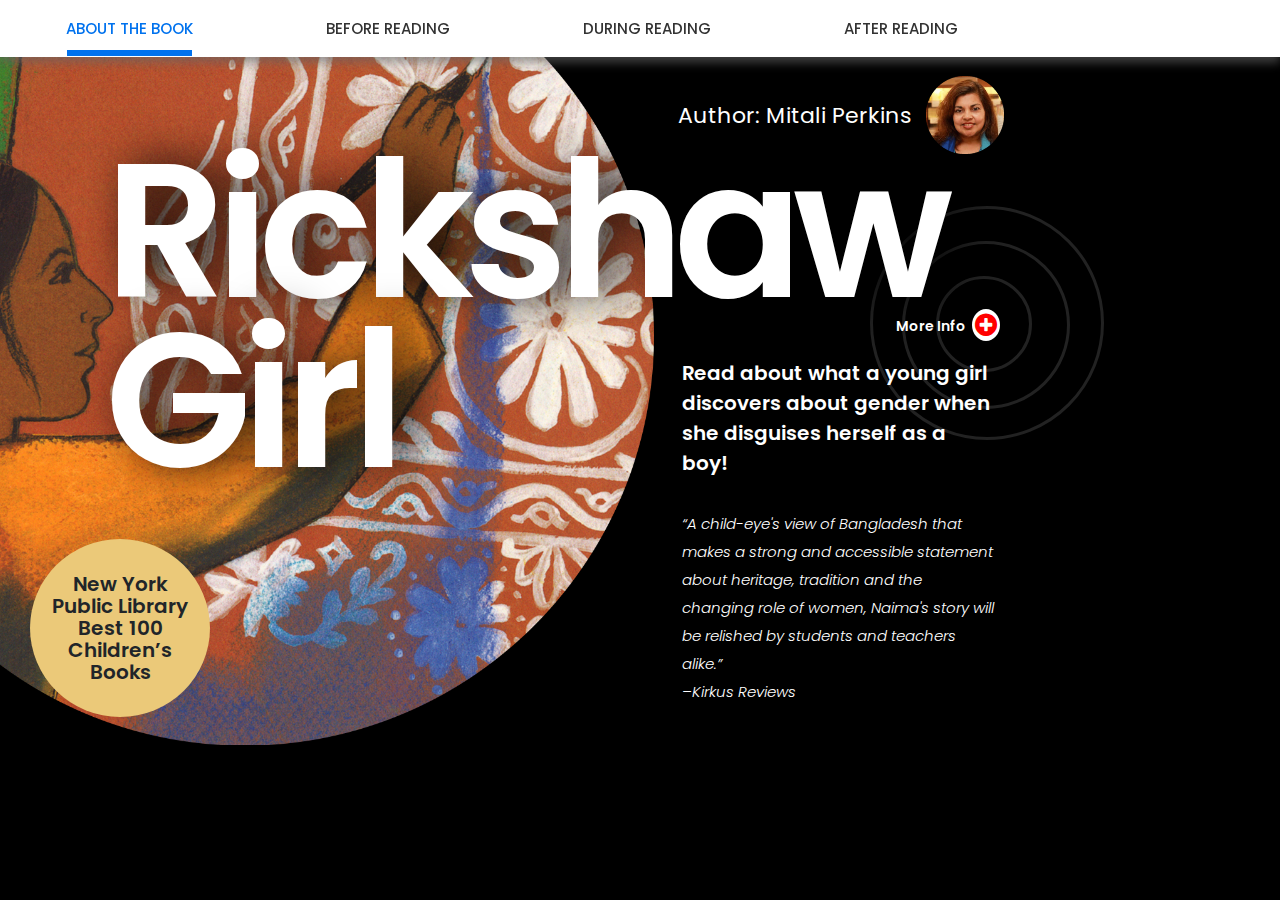
<file: index.html>
<!doctype html>
<html lang="en">

<head>
    <meta charset="UTF-8">
    <meta name="viewport" content="width=device-width, initial-scale=1.0">
    <meta http-equiv="X-UA-Compatible" content="ie=edge">
    <title>Rickshaw Girl by Mitali Perkins</title>

    <!--<link rel="stylesheet" href="assets/jslib/jquery_ui_1.12.1/jquery_ui_1.12.1.min.css">-->
    <link rel="stylesheet" href="https://cdnjs.cloudflare.com/ajax/libs/font-awesome/4.7.0/css/font-awesome.min.css">
    <link rel="stylesheet" href="https://use.fontawesome.com/releases/v5.6.3/css/all.css"
        integrity="sha384-UHRtZLI+pbxtHCWp1t77Bi1L4ZtiqrqD80Kn4Z8NTSRyMA2Fd33n5dQ8lWUE00s/" crossorigin="anonymous">
    <link rel="stylesheet" href="assets/css/bootstrap.css">
    <link rel="stylesheet" href="assets/css/fonts-new.css">
    <link rel="stylesheet" href="assets/css/reset.css">
    <link rel="stylesheet" href="assets/css/styles.css">
    <link rel="stylesheet" href="assets/css/device.css">

    <script src="assets/json/main.json"></script>
    <script src="assets/jslib/jquery_3.1.1/jquery_3.1.1.min.js"></script>
    <script src="assets/jslib/jquery_ui_1.12.1/jquery_ui_1.12.1.js"></script>
    <script src="assets/jslib/jquery-ui-touch/jquery.ui.touch.js"></script>
</head>

<body class="black">
    <div class="container-fs bb fixed-head-bar annimmenu">
        <div class="container-mxw">
            <nav class="topMenuBar2">
                <ul class="menu d-flex">
                    <li class="flex-fill">
                        <a href="#" id="tablinkaboutthebook" class="link-tab uppercase active "
                            data-tabid="slide-aboutthebook" slideNumber="1" role="button" aria-selected="true"
                            aria-controls="slide-aboutthebook">About The Book</a>
                    </li>
                    <li class="flex-fill">
                        <a href="#" id="tablinkbeforereading" class="link-tab uppercase inactive"
                            data-tabid="slide-beforereading" slideNumber="2" role="tab" aria-selected="false"
                            aria-controls="slide-beforereading">Before Reading</a>
                    </li>
                    <li class="flex-fill">
                        <a href="#" id="tablinkduringreading" class="link-tab uppercase inactive"
                            data-tabid="slide-duringreading" slideNumber="3" role="tab" aria-selected="false"
                            aria-controls="slide-duringreading">During Reading</a>
                    </li>
                    <li class="flex-fill">
                        <a href="#" id="tablinkafterreading" class="link-tab uppercase inactive"
                            data-tabid="slide-afterreading" slideNumber="4" role="tab" aria-selected="false"
                            aria-controls="slide-afterreading">After Reading</a>
                    </li>
                </ul>
            </nav>
            <nav class="top-mobile-menu-button homescreen">
                <button id="mobileMenuButton" role="button" aria-expanded="false"></button>
                <div class="nav-title disnone">
                    <h1>About The Book</h1>
                </div>
                <div class="mobile-menu disnone" aria-hidden="true">
                    <div class="mobile-menu-overlay"></div>
                    <div class="mobile-menu-wrap">
                        <div class="mobile-menu-container">
                            <ul class="top-menu">
                                <li class="top-menu-item active">
                                    <a href="#" id="tablinkaboutthebook" class="link-tab uppercase active"
                                        data-tabid="slide-aboutthebook" slideNumber="1" role="tab" aria-selected="true"
                                        aria-controls="slide-aboutthebook">About The Book</a>

                                </li>
                                <li aria-hidden="true" class="top-menu-item-sep">
                                    <hr>
                                </li>
                                <li class="top-menu-item">
                                    <a href="#" id="tablinkbeforereading" class="link-tab dlink uppercase inactive"
                                        data-tabid="slide-beforereading" slideNumber="2" role="tab"
                                        aria-selected="false" aria-controls="slide-beforereading">Before Reading</a>
                                    <ul class="sub-menu" role="menu">
                                        <li role="none"><a role="menuitem" panelregion="br" panelid="br-link1panel"
                                                refid="scrollTop_s2_1" href="#scrollTop_s2_1" class="active">Hooks</a>
                                        </li>
                                        <li role="none"><a role="menuitem" panelregion="br" panelid="br-link2panel"
                                                refid="scrollTop_s2_2" href="#scrollTop_s2_2">Introduce the Big
                                                Question</a>
                                        </li>
                                        <li role="none"><a role="menuitem" panelregion="br" panelid="br-link3panel"
                                                refid="scrollTop_s2_3" href="#scrollTop_s2_3">Mirrors & Windows</a></li>
                                        <li role="none"><a role="menuitem" panelregion="br" panelid="br-link4panel"
                                                refid="scrollTop_s2_4" href="#scrollTop_s2_4">Author's Craft</a></li>
                                    </ul>
                                </li>
                                <li aria-hidden="true" class="top-menu-item-sep">
                                    <hr>
                                </li>
                                <li class="top-menu-item">
                                    <a href="#" id="tablinkduringreading" class="link-tab dlink uppercase inactive"
                                        data-tabid="slide-duringreading" slideNumber="3" role="tab"
                                        aria-selected="false" aria-controls="slide-duringreading">During Reading</a>
                                    <ul class="sub-menu" role="menu">
                                        <li role="none"><a role="menuitem" panelregion="dr" panelid="dr-link1panel"
                                                refid="scrollTop_s3_1" href="#scrollTop_s3_1" class="active">Chapters
                                                1-3</a></li>
                                        <li role="none"><a role="menuitem" panelregion="dr" panelid="dr-link2panel"
                                                refid="scrollTop_s3_2" href="#scrollTop_s3_2">Chapters 4 - 8</a></li>
                                        <li role="none"><a role="menuitem" panelregion="dr" panelid="dr-link3panel"
                                                refid="scrollTop_s3_3" href="#scrollTop_s3_3">Chapters 9 - 13</a></li>
                                    </ul>
                                </li>
                                <li aria-hidden="true" class="top-menu-item-sep">
                                    <hr>
                                </li>
                                <li class="top-menu-item">
                                    <a href="#" id="tablinkafterreading" class="link-tab dlink uppercase inactive"
                                        data-tabid="slide-afterreading" slideNumber="4" role="tab" aria-selected="false"
                                        aria-controls="slide-afterreading">After Reading</a>
                                    <ul class="sub-menu" role="menu">
                                        <li role="none"><a role="menuitem" panelregion="ar" panelid="ar-link1panel"
                                                refid="scrollTop_s4_1" href="#scrollTop_s4_1" class="active">Reflect on
                                                the
                                                Big
                                                Questions</a></li>
                                        <li role="none"><a role="menuitem" panelregion="ar" panelid="ar-link2panel"
                                                refid="scrollTop_s4_2" href="#scrollTop_s4_2">Mirrors & Windows</a></li>
                                        <li role="none"><a role="menuitem" panelregion="ar" panelid="ar-link3panel"
                                                refid="scrollTop_s4_3" href="#scrollTop_s4_3">Project-Based Learning</a>
                                        </li>
                                        <li role="none"><a role="menuitem" panelregion="ar" panelid="ar-link4panel"
                                                refid="scrollTop_s4_4" href="#scrollTop_s4_4">Share & Celebrate</a></li>
                                    </ul>
                                </li>
                            </ul>
                        </div>
                    </div>
                </div>
            </nav>
        </div>
    </div>
    <div id="slide-aboutthebook" class="container-fs slide slide-aboutthebook active annim-fade">
        <div class="container-mxw rikshaw-girl-bg annim-bg-image">
            <!--NM: 11-05-2022-->
            <div class="bg-image-opacity" aria-hidden="true"></div>
            <!---->
            <div class="orbitdiv">
                <div class="orbit1 annim-orbit1"></div>
                <div class="orbit2 annim-orbit2"></div>
                <div class="orbit3 annim-orbit3"></div>
                <button class="moreInfo" role="button" tabindex="0">
                    <a class="linkmoreinfo">More Info</a>
                    <i class="fa fa-plus-circle moreinfoicon" aria-hidden="true"></i>
                </button>
            </div>
            <div class="rikshaw-girl-text">
                <h1 tabindex="-1" class="main-heading annim-text-slide">Rickshaw <br>Girl</h1>
            </div>
            <!--NM: 11-05-2022-->
            <div class="author-container mobile">
                <div class="author-wrap">
                    <span class="image">
                        <img src="assets/images/SN23_TB45_LIT_R2611001_8bit.png" style="width:78px;"
                            alt="Author: Mitali Perkins" aria-hidden="true">
                    </span>
                    <span class="text">Author: Mitali Perkins</span>
                </div>
            </div>
            <!---->
            <div class="moreInfo-container">
                <div class="moreInfo-wrapper">
                    <div class="moreInfo-rightpan">
                        <div class="orbitdiv-button">
                            <button class="moreInfo" role="button" tabindex="0">
                                <a class="linkmoreinfo">More Info</a>
                                <i class="fa fa-plus-circle moreinfoicon" aria-hidden="true"></i>
                            </button>
                        </div>
                        <div class="moreInfo-additionaltxt">
                            <p class="title">
                                Read about what a young girl discovers about gender when she disguises herself as a boy!
                            </p>
                            <blockquote>
                                “A child-eye's view of Bangladesh that makes a strong and accessible statement about
                                heritage, tradition and the changing role of women, Naima's story will be relished by
                                students and teachers alike.”
                                <br>
                                –Kirkus Reviews
                            </blockquote>
                        </div>
                    </div>
                </div>
            </div>
            <div class="award-circle-wrap">
                <div class="award-circle">
                    <p class="award-text">New York Public Library Best 100 Children’s Books</p>
                </div>
            </div>
            <!--NM: 11-05-2022-->
            <div class="author-container desktop">
                <div class="author-wrap">
                    <span class="image">
                        <img src="assets/images/SN23_TB45_LIT_R2611001_8bit.png" style="width:78px;"
                            alt="Author: Mitali Perkins" aria-hidden="true">
                    </span>
                    <span class="text">Author: Mitali Perkins</span>
                </div>
            </div>
            <!---->
        </div>
    </div>
    <div id="slide-beforereading" class="container-fs slide slide-beforereading inactive" aria-hidden="true">
        <div class="container-mxw">
            <div class="left-side-bar">
                <div class="side-nav br">
                    <div class="side-nav-circle br"></div>
                    <nav>
                        <ul role="menu">
                            <li role="none"><a role="menuitem" panelregion="br" panelid="br-link1panel"
                                    refid="scrollTop_s2_1" href="#scrollTop_s2_1" class="active">Hooks</a></li>
                            <li role="none"><a role="menuitem" panelregion="br" panelid="br-link2panel"
                                    refid="scrollTop_s2_2" href="#scrollTop_s2_2">Introduce the Big Question</a></li>
                            <li role="none"><a role="menuitem" panelregion="br" panelid="br-link3panel"
                                    refid="scrollTop_s2_3" href="#scrollTop_s2_3">Mirrors & Windows</a></li>
                            <li role="none"><a role="menuitem" panelregion="br" panelid="br-link4panel"
                                    refid="scrollTop_s2_4" href="#scrollTop_s2_4">Author's Craft</a></li>
                        </ul>
                    </nav>
                </div>

            </div>
            <div class="content-panel br br-link1panel active">
                <div class="text-content">
                    <h2 tabindex="-1" id="scrollTop_s2_1">Hooks</h2>
                    <p>Before introducing the Big Question, explore the online links below to build background and
                        engagement for the novel. Preview all links and content before sharing with students.</p>
                    <div class="row">
                        <div class="col-xl-6 col-lg-6 col-md-6">
                            <p class="blue-heading"><span class="playicon"><i class="fa fa-play"></i></span><a
                                    target="_blank" href="https://www.youtube.com/watch?v=rDYdeq3JW_E">Life in
                                    Bangladesh<br> Bangladesh: Raw Beauty</a></p>
                            <p><span aria-hidden="true">(length: 4:41)</span><span class="sr-only">(length: 4 colon
                                    41)</span></p>
                            <p><i><span class="bold">Ask:</span> Where have you gone that is most different from your
                                    home?</i></p>
                        </div>
                        <div class="col-xl-6 col-lg-6 col-md-6">
                            <p class="blue-heading"><span class="playicon"><i class="fa fa-play"></i></span><a
                                    target="_blank" href="https://www.youtube.com/watch?v=1DxH5rqKF9I">Gender Roles
                                    <br>Scene from Black-ish</a></p>
                            <p><span aria-hidden="true">(time code: 1:42-2:17)</span><span class="sr-only">(time code: 1
                                    colon 42 - 2 colon 17)</span></p>
                            <p>Share this scene from the popular sitcom to illustrate how sons and daughters can be
                                treated
                                differently in a family.</p>
                            <p><i><span class="bold">Ask:</span> Have you experienced a “double standard” based on your
                                    gender?</i></p>
                        </div>
                    </div>
                    <p class="last-p">&nbsp;</p>
                </div>
            </div>
            <div class="content-panel br br-link2panel inactive">
                <div class="text-content">
                    <h2 id="scrollTop_s2_2">Introduce the Big Question</h2>
                    <h3>How might you challenge expectations?</h3>
                    <p>Write the Big Question on the board and discuss what it means to “challenge expectations.” Share
                        a personal experience of when you challenged someone’s expectations. Use the following prompts
                        and sentence starters to explore the Big Question with your students.</p>
                    <ul class="small-bullet">
                        <li>Tell about an expectation that your family or friends have for you.</li>
                        <li>What does it mean to challenge expectations?</li>
                    </ul>
                    <p>Encourage your students to use the following sentence frame in their journals:</p>
                    <p>I once challenged the expectations of my family when I <span class="sr-only">fill in the blank
                            lines</span> <span class="solidl">________________</span> .</p>
                    <p class="last-p">&nbsp;</p>
                </div>
            </div>
            <div class="content-panel br br-link3panel inactive">
                <div class="text-content">
                    <h2 id="scrollTop_s2_3">Mirrors & Windows</h2>
                    <h3>Four Corners</h3>
                    <button class="blue-button mb20 activitySupport actbtnFixed" popupref="popup-br-3">Activity
                        Support</button>
                    <p>Use the activity below to help students understand where they stand on gender issues.</p>
                    <p> Display four signs in each corner of the classroom: <span class="bold">STRONGLY AGREE, AGREE,
                            DISAGREE,
                            STRONGLY DISAGREE</span></p>
                    <p>Tell students that you are going to read some statements about gender. After you read
                        each statement, have students move to the part of the room that reflects their opinion of the
                        statement. Invite students to share why they agree or disagree.</p>
                    <p><span class="bold">Statements:</span></p>
                    <ul class="small-bullet">
                        <li>Most parents have different expectations for girls and boys.</li>
                        <li>Boys shouldn’t cry.</li>
                        <li>Girls and boys should be taught differently.</li>
                        <li>There are some jobs that girls can’t do.</li>
                    </ul>
                    <p>Tell students that the statements they responded to are examples of gender bias. Ask students
                        to write a definition of gender bias based on what they learned from the activity. Then, provide
                        this
                        definition: Gender bias is behavior that shows a favoritism of one gender over another.</p>
                    <h3>Write About It!</h3>
                    <p><span class="bold">Journal</span> Display the sentence frame below and have students write about
                        their experiences.</p>
                    <p>Because of my gender, people expect me to (be) <span class="sr-only">fill in the blank
                            lines</span><span class="solidl">___________</span> . But, actually I (am) <span
                            class="sr-only">fill in the blank lines</span><span class="solidl">___________</span> .</p>
                    <p>After students have finished writing, have them share with a partner what they wrote.</p>
                    <p class="last-p">&nbsp;</p>
                </div>
            </div>
            <div class="content-panel br br-link4panel inactive">
                <div class="text-content">
                    <h2 id="scrollTop_s2_4">Author’s Craft</h2>
                    <h3>Words from Another Language</h3>
                    <p>Remind students that Rickshaw Girl takes place in Bangladesh and that Bangla is the official
                        language of Bangladesh. Then, point out some of the Bangla words that appear italicized
                        throughout the novel and ask: <i>Why would an author use words from another language in a
                            story?</i></p>
                    <p>Highlight these key ideas:</p>
                    <ul class="small-bullet">
                        <li>The words are unique to the culture of Bangladesh.</li>
                        <li>There isn’t an equivalent translation in English.</li>
                        <li>The words help ground the story to the setting.</li>
                        <li>The words lend authenticity to the story.</li>
                    </ul>
                    <p>Tell students that as they come across these words, they should use context clues or the
                        <i>Glossary of Bangla Words</i> at the end of the book to determine the meanings.
                    </p>
                    <h3>Shades of Meaning</h3>
                    <p>In Rickshaw Girl, the author incorporates a wide array of adverbs
                        to convey tone and
                        intensity
                        of actions. Encourage students to explore adverbs in the following activity that springs from
                        adverbs that appear in the book.</p>
                    <p>Write the words: <i>fiercely, gently, firmly, delicately</i> on the board. In their journals have
                        students draw a graphic as shown here and put the words in order from least intense to most
                        intense. Encourage students to discuss the nuances of meaning with each word.</p>

                    <table class="intensetable" style="width: 100%;">
                        <tbody>
                            <tr>
                                <td>Least intense</td>
                                <td></td>
                            </tr>
                            <tr>
                                <td>
                                    <div class="intenseImgDiv">
                                        <div class="intenseband delicately"><span class="bold">delicately</span></div>
                                        <div class="intenseband gently"><span class="bold">gently</span></div>
                                        <div class="intenseband firmly"><span class="bold">firmly</span></div>
                                        <div class="intenseband fiercely"><span class="bold">fiercely</span></div>
                                    </div>
                                </td>
                                <td style="width: 80px;">
                                    <img alt="arrow indicating least intense to gently"
                                        src='assets/images/table_arrow_img.png' class="arrowImg" />
                                </td>
                            </tr>
                            <tr>
                                <td>Most intense</td>
                                <td></td>
                            </tr>
                        </tbody>
                    </table>
                    <p>&nbsp;</p>

                    <p>Then, have students complete the sentence frame with one of the words and
                        tell how it affects the meaning.</p>
                    <p>The wind was blowing <span class="sr-only">fill in the blank lines</span><span
                            class="solidl">_________</span> through the open window.</p>
                    <p class="last-p">&nbsp;</p>
                </div>
            </div>
            <div class="side-disclamer">
                <h3 class="bold disctext">Disclaimer</h3>
                <p>By clicking on links and/or navigating to URL addresses, you will be leaving the Savvas Now™ program and entering into an external website (third party) that may contain content or …<a href="javascript:void(0);"
                        class="link-learmore">Learn More</a></p>
            </div>
        </div>
    </div>
    <div id="slide-duringreading" class="container-fs slide slide-duringreading inactive" aria-hidden="true">
        <div class="container-mxw">
            <div class="left-side-bar">
                <div class="side-nav dr">
                    <div class="side-nav-circle dr"></div>
                    <nav>
                        <ul role="menu">
                            <li role="none"><a role="menuitem" panelregion="dr" panelid="dr-link1panel"
                                    refid="scrollTop_s3_1" href="#scrollTop_s3_1" class="active decolor">Chapters 1-3</a>
                            </li>
                            <li role="none"><a role="menuitem" panelregion="dr" panelid="dr-link2panel"
                                    refid="scrollTop_s3_2" href="#scrollTop_s3_2" class="decolor">Chapters 4-8</a>
                            </li>
                            <li role="none"><a role="menuitem" panelregion="dr" panelid="dr-link3panel"
                                    refid="scrollTop_s3_3" href="#scrollTop_s3_3" class="decolor">Chapters 9-13</a>
                            </li>
                        </ul>
                    </nav>
                </div>
            </div>
            <div class="content-panel dr dr-link1panel active">
                <div class="text-content">


                    <h2 id="scrollTop_s3_1">Summary</h2>
                    <p>Naima is a ten-year-old girl who lives with her parents and younger sisters in a village in
                        Bangladesh. She loves painting beautiful designs called alpanas, but badly wishes she could help
                        earn money for the family by helping her father drive his rickshaw, which is forbidden for
                        girls.
                        She secretly meets with her friend, Saleem, who gives her the idea that she can drive the
                        rickshaw
                        if she disguises herself as a boy.</p>

                    <h2 tabindex="-1" id="scrollTop_s3_1">Hooks</h2>
                    <p>Share the link to the instructional video about gender roles and stereotypes. Have students use
                        what they learn to discuss Naima’s conflict in the novel.</p>
                    <p class="blue-heading"><span class="playicon"><i class="fa fa-play"></i></span><a target="_blank"
                            href="https://www.youtube.com/watch?v=Ulh0DnFUGsk">Gender Roles and Stereotypes</a></p>
                    <p>(length: 1:17)</p>
                    <p><span class="bold">Ask:</span> Where do most people get their ideas about gender?</p>

                    <h2 id="scrollTop_s3_1">Mirrors & Windows</h2>
                    <p>Have students share their thoughts about the “double standard” that Naima experiences with
                        Saleem.
                        Use the prompts and questions below to help students explore the topic.</p>
                    <ul class="small-bullet">
                        <li>Explain what Saleem means when he says, “That’s just the way it is.”</li>
                        <li>Tell about a time when you were told by a friend or classmate that you couldn’t do something
                            because of your gender.</li>
                        <li>Where do we get many of our ideas about gender roles?</li>
                    </ul>
                    <p><span class="bold">Journal</span> Tell about a rule or policy that unfairly only applies to one
                        gender. Why is this a double standard?</p>
                    <h2>Flexible Group Activities</h2>
                    <p>To maximize student performance, use flexible grouping options that best meet your instructional
                        goals and your students’ needs.</p>
                    <div class="row">
                        <div class="col-xl-4 col-lg-4 col-md-4">
                            <div class="card">
                                <div class="card-body">
                                    <h3>Gender Switch</h3>
                                    <p>Prompt students to think about and discuss how the story would change if Naima
                                        were a boy.</p>
                                </div>
                            </div>
                        </div>
                        <div class="col-xl-4 col-lg-4 col-md-4">
                            <div class="card">
                                <div class="card-body">
                                    <h3>Journal Share</h3>
                                    <p>Have students share their experiences of one gender being treated differently
                                        from another.
                                    </p>
                                </div>
                            </div>
                        </div>
                        <div class="col-xl-4 col-lg-4 col-md-4">
                            <div class="card">
                                <div class="card-body">
                                    <h3>Unlock a Key Sentence</h3>
                                    <p>Display and read aloud the following key sentence from Rickshaw Girl:</p>
                                    <p><span class="bold">“If only <i>one</i> of our girls had been a boy!”</span></p>
                                    <p>Guide students in unlocking the layers of meaning conveyed in the sentence using
                                        the protocol included in the Activity Support.</p>
                                    <button class="blue-button mb20 activitySupport" popupref="popup-dr-1">Activity
                                        Support</button>
                                </div>
                            </div>
                        </div>
                    </div>
                    <p class="last-p">&nbsp;</p>
                </div>
            </div>
            <div class="content-panel dr dr-link2panel inactive">
                <div class="text-content">


                    <h2 id="scrollTop_s3_1">Summary</h2>
                    <p>Naima tries to drive the rickshaw and crashes it! It still works, but it is slower, making it
                        harder for her father to earn money. Her parents discuss having to sell her mother’s gold bangle
                        to
                        repair the rickshaw.</p>

                    <h2 id="scrollTop_s3_2">Hooks</h2>
                    <p> Display the article "10 Tips to Help Dads and Daughters Stay Close." Discuss how the information
                        relates to Naima and her father.</p>
                    <!--<p class="blue-heading"><span class="playicon"><i class="fa fa-eye"></i></span><a target="_blank"
                            href="https://childmind.org/article/10-tips-help-dads-daughters-stay-close/">10 Tips to Help
                            Dads and Daughters Stay Close</a></p>-->
                    <p><span class="bold">To locate the article,</span> copy and paste the URL into your
                        browser:<br>https://childmind.org/article/10-tips-help-dads-daughters-stay-close/</p>
                    <p>This article offers advice to fathers and daughters on how to build and keep strong bonds.</p>
                    <p><span class="bold">Ask:</span> Which of these tips reminds you of something you see in Naima’s
                        relationship with her
                        father?</p>

                    <h2 id="scrollTop_s3_1">Mirrors & Windows</h2>
                    <p>After students have read Chapters 4–8, have them reflect on and share their thoughts on how
                        Naima’s
                        parents and community promote gender bias.</p>
                    <ul class="small-bullet">
                        <li>Compare and contrast how Naima’s mother and father react when she crashes the rickshaw.</li>
                        <li>Tell about a time when you disobeyed your parents. Use the sentence frame:
                            This reminds me of when I <span class="sr-only">fill in the blank lines</span><span
                                class="solidl">_________</span> .</li>
                        <li>What role do parents play in determining the types of careers we choose?</li>
                    </ul>
                    <p><span class="bold">Journal</span> Write a letter to Naima’s parents, convincing them to let her
                        drive the
                        Rickshaw.</p>
                    <h2>Flexible Group Activities</h2>
                    <p>To maximize student performance, use flexible grouping options that best meet your instructional
                        goals and your students’ needs.</p>
                    <div class="row">
                        <div class="col-xl-4 col-lg-4 col-md-4">
                            <div class="card">
                                <div class="card-body">
                                    <h3>Setting Switch</h3>
                                    <p>Prompt students to think about how the story would change if it took place in
                                        another
                                        setting.</p>
                                    <button class="blue-button mb20 activitySupport" popupref="popup-dr-21">Activity
                                        Support</button>
                                </div>
                            </div>
                        </div>
                        <div class="col-xl-4 col-lg-4 col-md-4">
                            <div class="card">
                                <div class="card-body">
                                    <h3>Journal Share</h3>
                                    <p>Have students share their letters and make a list of ideas to convince Naima’s
                                        parents.</p>
                                </div>
                            </div>
                        </div>
                        <div class="col-xl-4 col-lg-4 col-md-4">
                            <div class="card">
                                <div class="card-body">
                                    <h3>Author’s Craft: Word Sort</h3>
                                    <p>Have students work in groups or pairs to complete a word sort activity followed
                                        by a
                                        discussion of the author’s use of adverbs to convey emotion and describe vivid
                                        details. Directions are included in Activity Support.</p>
                                    <button class="blue-button mb20 activitySupport" popupref="popup-dr-22">Activity
                                        Support</button>
                                </div>
                            </div>
                        </div>
                    </div>

                    <p class="last-p">&nbsp;</p>
                </div>
            </div>
            <div class="content-panel dr dr-link3panel inactive">
                <div class="text-content">


                    <h2 id="scrollTop_s3_1">Summary</h2>
                    <p>Disguised as a boy, Naima goes to the repair shop and finds that it is run by a woman. Impressed
                        with Naima’s alpanas, the woman offers to fix the rickshaw in exchange for letting Naima come to
                        her shop to learn the trade. Her proud father takes Naima home where her mother welcomes her
                        warmly, commenting that times really are changing.</p>
                    <h2 tabindex="-1" id="scrollTop_s3_3">Hooks</h2>
                    <p>Display this infographic from the United Nations with statistics about the female workforce
                        around
                        the world.</p>
                    <!--<p class="blue-heading"><span class="playicon"><i class="fa fa-eye"></i></span><a target="_blank"
                            href="https://unstats.un.org/unsd/gender/downloads/Ch4_Work_info.pdf">The World’s Women:
                            Work</a></p>-->
                    <p><span class="bold">To locate the infographic,</span> copy and paste the URL into your
                        browser:<br>https://unstats.un.org/unsd/gender/downloads/Ch4_Work_info.pdf</p>
                    <p><span class="bold">Ask:</span> Why do you think women around the world earn less money than
                        men?</p>

                    <h2 id="scrollTop_s3_1">Mirrors & Windows</h2>
                    <p>Have students share their thoughts on the obstacles that women face to work outside the home. Use
                        the prompts and questions below to help students explore the topic.</p>
                    <ul class="small-bullet">
                        <li>What does Naima see on television when she is in the market that gives her hope for girls
                            like
                            her?</li>
                        <li>Tell what you could do if you disguised yourself as the opposite gender.</li>
                        <li>What role do communities play in promoting gender equality?</li>
                    </ul>
                    <p><span class="bold">Journal</span> How does the rickshaw repairwoman exceed Naima’s expectations
                        for what girls can do?</p>
                    <h2>Flexible Group Activities</h2>
                    <p> To maximize student performance, use flexible grouping options that best meet your instructional
                        goals and your students’ needs.</p>

                    <div class="row">
                        <div class="col-xl-4 col-lg-4 col-md-4">
                            <div class="card">
                                <div class="card-body">
                                    <h3>Read-Pause-Bookmark</h3>
                                    <p>Have students reread chapter ten and highlight or use sticky notes to bookmark
                                        two to three
                                        examples from the text that demonstrate how girls are treated differently from
                                        boys. Then
                                        have students share and discuss with a partner or in groups.</p>
                                </div>
                            </div>
                        </div>
                        <div class="col-xl-4 col-lg-4 col-md-4">
                            <div class="card">
                                <div class="card-body">
                                    <h3>Journal Share</h3>
                                    <p>Have students share their journal responses and tell how the rickshaw woman
                                        inspires Naima.</p>
                                </div>
                            </div>
                        </div>
                        <div class="col-xl-4 col-lg-4 col-md-4">
                            <div class="card">
                                <div class="card-body">
                                    <h3>Author’s Craft: Loan Words</h3>
                                    <p>Have students work in pairs or small groups to research and identify words from
                                        other
                                        languages, called “loan words”, that are now part of the English language.
                                        Directions are
                                        included in Activity Support.</p>
                                    <button class="blue-button mb20 activitySupport" popupref="popup-dr-3">Activity
                                        Support</button>
                                </div>
                            </div>
                        </div>
                    </div>
                    <p class="last-p">&nbsp;</p>
                </div>
            </div>
            <div class="side-disclamer">
                <h3 class="bold disctext">Disclaimer</h3>
                <p>By clicking on links and/or navigating to URL addresses, you will be leaving the Savvas Now™ program and entering into an external website (third party) that may contain content or …<a href="javascript:void(0);"
                        class="link-learmore">Learn More</a></p>
            </div>
        </div>
    </div>
    <div id="slide-afterreading" class="container-fs slide slide-afterreading inactive" aria-hidden="true">
        <div class="container-mxw">
            <div class="left-side-bar">
                <div class="side-nav ar">
                    <div class="side-nav-circle ar"></div>
                    <nav>
                        <ul role="menu">
                            <li role="none"><a role="menuitem" panelregion="ar" panelid="ar-link1panel"
                                    refid="scrollTop_s4_1" href="#scrollTop_s4_1" class="active nrcolor">Reflect on the
                                    Big
                                    Question</a></li>
                            <li role="none"><a role="menuitem" panelregion="ar" panelid="ar-link2panel"
                                    refid="scrollTop_s4_2" href="#scrollTop_s4_2" class="nrcolor">Mirrors & Windows</a>
                            </li>
                            <li role="none"><a role="menuitem" panelregion="ar" panelid="ar-link3panel"
                                    refid="scrollTop_s4_3" href="#scrollTop_s4_3" class="nrcolor">Project-Based
                                    Learning</a></li>
                            <li role="none"><a role="menuitem" panelregion="ar" panelid="ar-link4panel"
                                    refid="scrollTop_s4_4" href="#scrollTop_s4_4" class="nrcolor">Share & Celebrate</a>
                            </li>
                        </ul>
                </div>
            </div>
            <div class="content-panel ar ar-link1panel active">
                <div class="text-content">
                    <h2 tabindex="-1" id="scrollTop_s4_1">Reflect on the Big Question</h2>
                    <h3>How might you challenge expectations?</h3>
                    <p>On the board, write what Naima’s mother says at the end of the story: “Times are certainly
                        changing.” Have students explore why she says this and what it has to do with expectations.
                        Prompt students with:</p>

                    <ul class="small-bullet">
                        <li>How did Naima exceed her mother’s expectations?</li>
                        <li>Tell about an experience in your life that made you think that “times are changing.”</li>
                        <li>How are opportunities for women today different from the opportunities your mother or
                            grandmothers had?</li>
                    </ul>
                    <p>After discussing the quote and big question, underline the adverb “certainly” and ask
                        students to think about how this word affects the meaning and emotion conveyed in the quote.</p>
                    <p><i>Times are <em>certainly</em> changing.</i></p>
                    <P> Then have students write a new sentence in their journals by replacing the adverb “certainly”
                        with an adverb that reflects their beliefs about our times.</P>
                    <p class="last-p">&nbsp;</p>
                </div>
            </div>
            <div class="content-panel ar ar-link2panel inactive">
                <div class="text-content">
                    <h2 id="scrollTop_s4_2">Mirrors & Windows</h2>
                    <h3>Gender Expectations</h3>
                    <p>After students have finished reading the novel, have them reflect on how Naima challenges the
                        attitudes and expectations of her friend, her parents, and her community.</p>

                    <ul class="small-bullet">
                        <li>Do you think that Saleem will still say, “That’s just the way it is” after what Naima has
                            accomplished? </li>
                        <li>How did Naima change the attitudes of her parents?</li>
                        <li>Why is it important for communities to support women who work outside the home?</li>
                    </ul>
                    <p><span class="bold">Journal</span> How has your understanding of gender expectations changed after
                        reading this
                        novel?</P>
                    <p class="last-p">&nbsp;</p>
                </div>
            </div>
            <div class="content-panel ar ar-link3panel inactive">
                <div class="text-content">
                    <h2 id="scrollTop_s4_3">Project-Based Learning</h2>
                    <h3>How might you challenge expectations?</h3>
                    <p>Have student pairs choose one of the project ideas below. Allow students to choose other project
                        ideas as long as the project addresses the Big Question. Then, distribute the
                        <span class="bold">Project Template</span> and <span class="bold">Project Rubric</span> to
                        students.
                    </p>

                    <div class="row">
                        <div class="col-xl-4 col-lg-4 col-md-4">
                            <div class="card">
                                <div class="card-body">
                                    <h4>Project-Based Learning Ideas</h4>
                                    <ul class="small-bullet">
                                        <li><span class="bold">News Article</span> Write an article about Naima's determination to work.
                                        </li>
                                        <li><span class="bold">Interview</span> Write an imaginary interview with Naima’s parents about their daughter's bravery.</li>
                                        <li><span class="bold">Alpanas Art Exhibit</span> Create alpanas that symbolize
                                            gender equality.
                                        </li>
                                    </ul>
                                </div>
                            </div>
                        </div>
                        <div class="col-xl-4 col-lg-4 col-md-4">
                            <div class="card">
                                <div class="card-body">
                                    <h4>Project Template</h4>
                                    <p>Have students fill out the project template. Assist students in finding resources
                                        to guide their project. The <span class="bold">Project Template</span> is available to assign, download, or print from the table of contents for this lesson in Savvas Now.</p>
                                    <button class="blue-button mb20 activitySupport" popupref="popup-ar-31">Preview
                                        Template</button>

                                </div>
                            </div>
                        </div>
                        <div class="col-xl-4 col-lg-4 col-md-4">
                            <div class="card">
                                <div class="card-body">
                                    <h4>Project Rubric</h4>

                                    <p>Review the 4-Point rubric with students. Discuss each category with students. The
                                        <span class="bold">Project Rubric</span> is available to assign, download, or print from the table of contents for this lesson in Savvas Now.
                                    </p>
                                    <button class="blue-button mb20 activitySupport" popupref="popup-ar-32">Preview
                                        Rubric</button>
                                </div>
                            </div>
                        </div>
                    </div>
                    <p class="last-p">&nbsp;</p>
                </div>
            </div>
            <div class="content-panel ar ar-link4panel inactive">
                <div class="text-content">
                    <h2 id="scrollTop_s4_4">Share & Celebrate</h2>
                    <h3>Preparing to Present</h3>
                    <p>Provide time for student pairs to practice their presentations, reminding students that each
                        partner should have a significant role in presenting their project. Partners should work
                        collaboratively and follow agreed upon rules, norms, and protocols. Review the 4-Point
                        Rubric
                        with students so they understand how they will be assessed.</p>
                    <p>Explain that students can strengthen their presentations by incorporating different types of
                        media, such as photographs, drawings, and videos. Model how to present orally.</p>

                    <ul class="small-bullet">
                        <li>When I present, I make eye contact with the audience. I don’t keep my eyes
                            down.
                        </li>
                        <li>As I speak, I make sure everyone in the room can hear what I am saying.</li>
                        <li>I pronounce each of my words clearly and correctly.</li>
                        <li>I do not rush through my presentation, but speak clearly and at a natural pace.</li>
                    </ul>

                    <p class="last-p">&nbsp;</p>
                </div>
            </div>
        </div>
    </div>
    <div class="container-fs-popup aboutauthor disnone" aria-hidden="true">
        <div class="row popup-main-row">
            <div class="col-2 popup-concave-col">
            </div>
            <div class="col-10 popup-content-col">
                <div class="popup-content-scroller">
                    <div class="row">
                        <div class="col-lg-4 col-md-5 col-sm-12">
                            <div class="aboutBookCover-wrap">
                                <img tabindex="-1" class="aboutBookCover" src="assets/images/SN23_TB45_LIT_R2611000_8bit.png"
                                    alt="">
                            </div>
                            <div class="aboutBook flex-column">
                                <p><span class="bold">Title:</span> Rickshaw Girl</p>
                                <p><span class="bold">Author:</span> Mitali Perkins</p>
                                <p><span class="bold">Illustrator:</span> Jamie Hogan</p>
                                <p><span class="bold">Genre:</span> Realistic Fiction</p>
                                <p><span class="bold">Lexile:</span> 730 </p>
                                <p><span class="bold">Page Count:</span> 96<br></p>
                                <p><span class="bold">Publisher</span> Charlesbridge<br></p>
                                <p><span class="bold">Copyright:</span> 2007</p>
                                <p>&nbsp;</p>
                                <p>
                                    <span class="bold">Text Also Includes:</span>
                                    <ul class="morePageUl">
                                        <li class="moreli">A Glossary of Bangla Words</li>
                                        <li class="moreli">Author’s Note</li>
                                    </ul>
                                </p>
                            </div>
                        </div>
                        <div class="col-lg-8 col-md-7 col-sm-12">
                            <div class="aboutBookContent">
                                <h2 tabindex="-1" class="aboutauthorHeader">Plot Overview</h2>
                                <p>
                                    Naima is a ten-year-old girl from Bangladesh who desperately wants to help her
                                    struggling
                                    family pay their bills. She is a talented artist; however, there are few
                                    opportunities
                                    for
                                    girls or women
                                    to earn money in her village. <i>If only I had been born a boy</i>, she thought.
                                </p>
                                <p>
                                    Naima decides to disguise
                                    herself as a boy and use her father’s rickshaw to earn more money. However, before
                                    she
                                    can
                                    carry out her
                                    plan, she accidently crashes the rickshaw. Now the family must figure out how to pay
                                    for
                                    the
                                    repairs to
                                    the rickshaw.
                                </p>
                                <p>Determined to make things right, Naima goes to the market dressed as a boy in search
                                    of
                                    the
                                    rickshaw repairman, hoping that <i>he</i> might need a helper. To her surprise the
                                    rickshaw
                                    repairman is a
                                    woman. After learning that Naima is a girl, the rickshaw repairwoman hires her to
                                    paint
                                    <i>alpanas</i> —a job
                                    that <i>only</i> girls do. In the end, Naima realizes that <i>it’s a good thing she
                                        turned
                                        out to be a girl.</i>
                                </p>
                                <h2 tabindex="-1" class="aboutauthorHeader">Theme Overview </h2>
                                <p>
                                    <span class="bold">Gender Roles</span> An important theme in Rickshaw Girl is the
                                    book’s
                                    exploration of <span class="bold">gender roles and
                                        stereotypes.</span> The young female protagonist, Naima, questions why girls in
                                    Bangladesh must stay home and
                                    help their mothers, while boys can work and earn money.
                                </p>
                                <p>The novel shows how Naima challenges the
                                    expectations of her family, friends, and village of what a girl can do by disguising
                                    herself
                                    as a boy. As
                                    a boy, she sees women and girls in the market as “marigold blossoms in the grass,”
                                    and
                                    enjoys the freedom
                                    from the “curious eyes” of men.
                                </p>
                            </div>
                        </div>
                    </div>
                </div>
            </div>
        </div>
        <i id="aboutauthorClose" class="far fa-times-circle popup-close-btn" role="button" tabindex="0"
            aria-label="close"></i>
    </div>
    <div class="container-fs-popup disclaimer disnone" aria-hidden="true">
        <div class="row popup-main-row">
            <div class="col-2 popup-concave-col" aria-hidden="true">
            </div>
            <div class="col-10 popup-content-col">
                <div class="popup-content-scroller">
                    <div class="row">
                        <div class="col-lg-12 col-md-12 col-sm-12">
                            <h2 tabindex="-1" class="popup-content-title">Disclaimer</h2>
                            <p>
                                By clicking on links and/or navigating to URL addresses, you will be leaving the Savvas Now™ program and entering into an external website (third party) that may contain content or resources for adults. Savvas Learning Company® does not guarantee, approve or endorse the content, resources or products available at these websites, nor does a link indicate any association with, or endorsement between third party and Savvas™. The linked website has its own legal terms, policies, privacy policy and community guidelines, which we recommend that you review before supplying information to the websites or their products and services. Savvas™ does not control these third party websites and is not responsible or liable for the performance of these websites, their services, accessibility features or any other content and resources contained on them. 
                            </p>
                        </div>
                    </div>
                </div>
            </div>
        </div>
        <i id="disclaimerClose" class="far fa-times-circle popup-close-btn" role="button" tabindex="0"
            aria-label="close"></i>
    </div>
    <div class="container-fs-popup activitySupport popup-br-3  disnone " aria-hidden="true">
        <div class="row popup-main-row">
            <div class="col-2 popup-concave-col" aria-hidden="true">
            </div>
            <div class="col-10 popup-content-col">
                <div class="popup-content-scroller">
                    <div class="row">
                        <div class="col-lg-4 col-md-12 col-sm-12">
                            <h2 tabindex="-1" class="popup-left-title">Activity Support</h2>
                        </div>
                        <div class="col-lg-8 col-md-12 col-sm-12">
                            <h2 tabindex="-1" class="popup-content-title">Four Corners</h2>
                            <p>The Four Corners activity asks students to take a position on a thought-provoking
                                statement.
                                Use this
                                activity as a
                                warm-up for talking about the theme of gender bias in Rickshaw Girl.</p>
                            <p>Follow these steps:</p>
                            <ul class="numberlist">
                                <li><span class="bold">1. </span>
                                    Label the four corners of the room: Strongly agree, agree, disagree, strongly
                                    disagree
                                </li>
                                <li><span class="bold">2. </span>
                                    Display and read aloud the following statements one at a time:
                                    <ul class="small-bullet">
                                        <li>Most parents have different expectations for girls and boys.</li>
                                        <li>Boys shouldn’t cry.</li>
                                        <li>Girls and boys should be taught differently.</li>
                                        <li>There are some jobs that girls can’t do.</li>
                                    </ul>
                                </li>
                                <li><span class="bold">3. </span>
                                    After reading aloud the statement, have students move to the corner that best
                                    represents
                                    their
                                    opinion.
                                </li>
                                <li><span class="bold">4. </span>
                                    Once students have moved to their corner, have them discuss with other students why
                                    they
                                    chose
                                    that position.
                                </li>
                                <li><span class="bold">5. </span>
                                    Encourage students to move to another corner if their opinion has changed after
                                    discussing with
                                    other students.
                                </li>
                            </ul>
                        </div>
                    </div>
                </div>
            </div>
        </div>
        <i class="far fa-times-circle ac-popup-close-btn" role="button" tabindex="0" aria-label="close"></i>
    </div>
    <div class="container-fs-popup activitySupport popup-dr-1  disnone " aria-hidden="true">
        <div class="row popup-main-row">
            <div class="col-2 popup-concave-col" aria-hidden="true">
            </div>
            <div class="col-10 popup-content-col">
                <div class="popup-content-scroller">
                    <div class="row">
                        <div class="col-lg-4 col-md-12 col-sm-12">
                            <h2 tabindex="-1" class="popup-left-title">Activity Support</h2>
                        </div>
                        <div class="col-lg-8 col-md-12 col-sm-12">
                            <h2 tabindex="-1" class="popup-content-title">Unlock a Key Sentence</h2>
                            <p>Display and read aloud the key sentence. Then guide students in unlocking its meaning by
                                discussing
                                each sentence chunk using the protocol described below.</p>
                            <p>Start with the sentence chunk that tells <i>who</i> or <i>what</i> the sentence is mostly
                                about.
                                Continue to unpack meaning and connect ideas, chunk by chunk, using the guiding
                                questions in
                                the
                                table below.</p>
                            <p>“If only | <i>one</i> of our girls | had been a boy!”</p>
                            <table class="table table-bordered table-dr-1">
                                <thead>
                                    <tr>
                                        <th scope="col">Sentence Chunk</th>
                                        <th scope="col">Discuss Meaning</th>
                                    </tr>
                                </thead>
                                <tbody>
                                    <tr>
                                        <td><i>one</i> of our girls</td>
                                        <td>
                                            <p>-What/who is this sentence about? <i>(our girls)</i></p>
                                            <p>-Who is the speaker? <i>(a parent)</i></p>
                                            <p>-Why is the word “one” italicized? <i>(to emphasize that the parent has
                                                    more
                                                    than one
                                                    daughter)</i></p>
                                        </td>
                                    </tr>
                                    <tr>
                                        <td>If only</td>
                                        <td>
                                            <p>-When might a person use this expression? <i>(idiomatic expression to
                                                    emphasize
                                                    regret or something you want or hope for)</i></p>
                                            <p>-What does the speaker (a parent) regret or hope for? <i>(we don’t know
                                                    yet--look at
                                                    the next chunk)</i></p>
                                        </td>
                                    </tr>
                                    <tr>
                                        <td>had been a boy!</td>
                                        <td>
                                            <p>-Now do we know what the parent regretted or hoped for? <i>(yes--the
                                                    parent
                                                    had
                                                    wanted a son)</i></p>
                                            <p>-Why might a parent want a son? <i>(the parent lives in a society where
                                                    boys
                                                    are
                                                    valued because of what they can earn)</i></p>
                                            <p>-Why does the statement end with an exclamation mark? <i>(signifies
                                                    strong or
                                                    forceful feeling)</i></p>
                                        </td>
                                    </tr>
                                </tbody>
                            </table>
                            <p>After unlocking the key sentence, have students craft their own sentence using the
                                following
                                sentence
                                frame:</p>
                            <p>If only <span class="sr-only">fill in the blank lines</span>________________.</p>
                            <p>&nbsp;</p>
                        </div>
                    </div>
                </div>
            </div>
        </div>
        <i class="far fa-times-circle ac-popup-close-btn" role="button" tabindex="0" aria-label="close"></i>
    </div>
    <div class="container-fs-popup activitySupport popup-dr-21  disnone " aria-hidden="true">
        <div class="row popup-main-row">
            <div class="col-2 popup-concave-col" aria-hidden="true">
            </div>
            <div class="col-10 popup-content-col">
                <div class="popup-content-scroller">
                    <div class="row">
                        <div class="col-lg-4 col-md-12 col-sm-12">
                            <h2 tabindex="-1" class="popup-left-title">Activity Support</h2>
                        </div>
                        <div class="col-lg-8 col-md-12 col-sm-12">
                            <h2 tabindex="-1" class="popup-content-title">Setting Switch</h2>
                            <p>Ask the following questions to support and guide discussion:</p>
                            <ul class="small-bullet">
                                <li>What are some details from the story that are specific to the setting of Bangladesh?
                                    (the rickshaw, Mother’s gold bangle, etc.)</li>
                                <li>If Rickshaw Girl took place in a different country, city, or town, how might these
                                    details change? (instead of a rickshaw, the father might drive a taxi)</li>
                                <li>How might this change the plot?</li>
                            </ul>
                        </div>
                    </div>
                </div>
            </div>
        </div>
        <i class="far fa-times-circle ac-popup-close-btn" role="button" tabindex="0" aria-label="close"></i>
    </div>
    <div class="container-fs-popup activitySupport popup-dr-22  disnone " aria-hidden="true">
        <div class="row popup-main-row">
            <div class="col-2 popup-concave-col" aria-hidden="true">
            </div>
            <div class="col-10 popup-content-col">
                <div class="popup-content-scroller">
                    <div class="row">
                        <div class="col-lg-4 col-md-12 col-sm-12">
                            <h2 tabindex="-1" class="popup-left-title">Activity Support</h2>
                        </div>
                        <div class="col-lg-8 col-md-12 col-sm-12">
                            <h2 tabindex="-1" class="popup-content-title">Author’s Craft: Word Sort</h2>
                            <p>In this activity, students work together to complete a word sort and discuss the author’s
                                use
                                of
                                adverbs to convey emotion and describe vivid details.</p>
                            <p>Follow the steps:</p>
                            <ul>
                                <li>
                                    <span class="bold">1. </span> Display the following list of adverbs from the text:
                                    <i><span class="bold">fiercely, quickly, quietly, gradually,
                                            soundlessly, desperately, silently, slowly, wildly</span></i>
                                </li>
                                <li>
                                    <span class="bold">2. </span> Using the chart below, have pairs or groups of
                                    students
                                    work
                                    together to sort the list of adverbs into three categories.
                                    <p>&nbsp;</p>
                                    <table class="table table-bordered table-dr-22">
                                        <thead>
                                            <tr>
                                                <th scope="col">Describes Sound</th>
                                                <th scope="col">Describes Speed</th>
                                                <th scope="col">Describes Intensity</th>
                                            </tr>
                                        </thead>
                                        <tbody>
                                            <tr>
                                                <td></td>
                                                <td></td>
                                                <td></td>
                                            </tr>
                                            <tr>
                                                <td></td>
                                                <td></td>
                                                <td></td>
                                            </tr>
                                            <tr>
                                                <td></td>
                                                <td></td>
                                                <td></td>
                                            </tr>
                                        </tbody>
                                    </table>
                                    <p><i>*Answer key is included below.</i></p>
                                </li>
                                <li>
                                    <span class="bold">3. </span>Review student responses and discuss how adverbs might
                                    be
                                    used to
                                    describe vivid details
                                    and/or convey specific emotions (e.g. desperately conveys an intense emotion).
                                </li>
                                <li>
                                    <span class="bold">4. </span>Display the following sentences from the text and tell
                                    students to
                                    rewrite each
                                    sentence using a different adverb. Students may use adverbs from the word sort or
                                    other
                                    adverbs
                                    they know.
                                    <ul class="small-bullet">
                                        <li>The wheels in Naima’s mind were spinning <i>wildly</i>. (p. 25)</li>
                                        <li><i>Desperately</i> Naima tried to turn the rickshaw,
                                            but she couldn’t seem to change direction. (p. 31)</li>
                                        <li><i>Slowly</i>, Mother eased a bangle over her hand and handed it to Father.
                                            (p.
                                            46)</li>
                                    </ul>
                                </li>
                                <li>
                                    <p><span class="bold">5. </span> Have students compare their sentences with a
                                        partner
                                        and discuss
                                        how different
                                        adverbs affect the meaning and emotion conveyed in each of the sentences.</p>
                                    <p>Answer Key:</p>
                                    <table class="table table-bordered table-dr-22">
                                        <thead>
                                            <tr>
                                                <th scope="col">Describes Sound</th>
                                                <th scope="col">Describes Speed</th>
                                                <th scope="col">Describes Intensity</th>
                                            </tr>
                                        </thead>
                                        <tbody>
                                            <tr>
                                                <td>quietly</td>
                                                <td>quickly</td>
                                                <td>fiercely</td>
                                            </tr>
                                            <tr>
                                                <td>silently</td>
                                                <td>gradually</td>
                                                <td>wildly</td>
                                            </tr>
                                            <tr>
                                                <td>soundlessly</td>
                                                <td>slowly</td>
                                                <td>desperately</td>
                                            </tr>
                                        </tbody>
                                    </table>
                                </li>
                            </ul>
                        </div>
                    </div>
                </div>
            </div>
        </div>
        <i class="far fa-times-circle ac-popup-close-btn" role="button" tabindex="0" aria-label="close"></i>
    </div>
    <div class="container-fs-popup activitySupport popup-dr-3  disnone " aria-hidden="true">
        <div class="row popup-main-row">
            <div class="col-2 popup-concave-col" aria-hidden="true">
            </div>
            <div class="col-10 popup-content-col">
                <div class="popup-content-scroller">
                    <div class="row">
                        <div class="col-lg-4 col-md-12 col-sm-12">
                            <h2 tabindex="-1" class="popup-left-title">Activity Support</h2>
                        </div>
                        <div class="col-lg-8 col-md-12 col-sm-12">
                            <h2 tabindex="-1" class="popup-content-title">Author’s Craft: Loan Words</h2>

                            <p>Draw students’ attention to the use of Bangla words in Rickshaw Girl and discuss how
                                these
                                words
                                enhance our understanding of the setting.</p>
                            <p>Explain that there are many words from other languages, called loan words, that are now
                                part
                                of
                                the English language.</p>

                            <p>Brainstorm some examples with students (e.g. karaoke from Japanese, ballet from French,
                                siesta
                                from Spanish, etc.) and then have students search the internet for other examples. Have
                                students share two to three interesting examples with the class.</p>
                        </div>
                    </div>
                </div>
            </div>
        </div>
        <i class="far fa-times-circle ac-popup-close-btn" role="button" tabindex="0" aria-label="close"></i>
    </div>
    <div class="container-fs-popup activitySupport popup-ar-31  disnone " aria-hidden="true">
        <div class="row popup-main-row">
            <div class="col-2 popup-concave-col" aria-hidden="true">
            </div>
            <div class="col-10 popup-content-col">
                <div class="popup-content-scroller">
                    <div class="row">
                        <div class="col-lg-4 col-md-12 col-sm-12">
                            <h2 tabindex="-1" class="popup-left-title">Project Template</h2>
                            <br/>
                            <p>To assign, download, or print this resource go to the table of contents for this lesson in Savvas Now.</p>
                        </div>
                        <div class="col-lg-8 col-md-12 col-sm-12">
                            <div class="tableWrapper zposition">
                                <table role="presentation" table-type="layout" class="table table-bordered tableProjTemp">
                                    <thead>
                                        <tr>
                                            <th style="width: 30%;">Name:</th>
                                            <th style="width: 30%;">Book Title:</th>
                                            <th style="width: 30%;">Big Question:</th>
                                        </tr>
                                    </thead>
                                    <tbody>
                                        <tr>
                                            <td colspan="3">
                                                <p><span class="bold">Project Description:</span></p>
                                                <p>
                                                    <hr>
                                                </p>
                                                <p>
                                                    <hr>
                                                </p>
                                            </td>
                                        </tr>
                                        <tr>
                                            <td colspan="1">
                                                <p><span class="bold">Resources:</span></p>
                                                <p>List the resources you used to complete your project.</p>
                                            </td>
                                            <td colspan="2">
                                                <ul class="small-bullet">
                                                    <li></li>
                                                    <li></li>
                                                    <li></li>
                                                </ul>
                                            </td>
                                        </tr>
                                        <tr>
                                            <td colspan="1">
                                                <p><span class="bold">Big Question Connection:</span></p>
                                                <p>Write two to three sentences explaining how your project addresses
                                                    the
                                                    Big
                                                    Question.
                                                </p>
                                            </td>
                                            <td colspan="2">
                                                <p>
                                                    <hr>
                                                </p>
                                                <p>
                                                    <hr>
                                                </p>
                                                <p>
                                                    <hr>
                                                </p>
                                                <p>
                                                    <hr>
                                                </p>
                                            </td>
                                        </tr>
                                        <tr>
                                            <td colspan="1" style="border-bottom: 0;">
                                                <p><span class="bold">Reflection:</span></p>
                                                <p>Think about the book’s characters, setting, and plot. How was this
                                                    book a
                                                    mirror for
                                                    you? How was it a window?</p>

                                            </td>
                                            <td colspan="2" style="border-bottom: 0;">
                                                <p>This text was a mirror for me because ...</p>
                                                <p>
                                                    <hr>
                                                </p>
                                                <p>
                                                    <hr>
                                                </p>
                                                <p>This text was a window for me because ...</p>
                                                <p>
                                                    <hr>
                                                </p>
                                                <p>
                                                    <hr>
                                                </p>
                                            </td>
                                        </tr>
                                        <tr>
                                            <td colspan="1" style="border-top: 0;">
                                                <p>How might your project be a mirror or a window for others?</p>
                                            </td>
                                            <td colspan="2" style="border-top: 0;">
                                                <p>My project might be a <span class="sr-only">fill in the blank
                                                    lines</span> <span class="solidl">_________</span> (mirror/window) for others because...</p>
                                                <p>
                                                    <hr>
                                                </p>
                                                <p>
                                                    <hr>
                                                </p>
                                            </td>
                                        </tr>
                                    </tbody>
                                </table>
                            </div>
                        </div>
                    </div>
                </div>
            </div>
        </div>
        <i class="far fa-times-circle ac-popup-close-btn" role="button" tabindex="0" aria-label="close"></i>
    </div>
    <div class="container-fs-popup activitySupport popup-ar-32  disnone " aria-hidden="true">
        <div class="row popup-main-row">
            <div class="col-2 popup-concave-col" aria-hidden="true">
            </div>
            <div class="col-10 popup-content-col">
                <div class="popup-content-scroller">
                    <h2 tabindex="-1" class="popup-left-title leftalig-nmt0">Project Rubric</h2>
                    <table class="table table-bordered table-ar-32">
                        <caption style="caption-side:top;">To assign, download, or print this resource go to the<br/>table of contents for this lesson in Savvas Now.</caption>
                        <thead>
                            <tr>
                                <th scope="col">Score</th>
                                <th scope="col">Focus</th>
                                <th scope="col">Organization</th>
                                <th scope="col">Visuals/Media</th>
                                <th scope="col">Language</th>
                                <th scope="col">Delivery</th>
                            </tr>
                        </thead>
                        <tbody>
                            <tr>
                                <td>4</td>
                                <td>The topic is clear, convincing, and effectively addresses the Big Question.</td>
                                <td>Ideas are clear and well organized.</td>
                                <td>Visuals/media are engaging, appealing, and effectively support ideas presented.</td>
                                <td>Language is clear and precise. Vocabulary is specific and appropriate.</td>
                                <td>Presenter employs appropriate eye contact, speaking rate, and enunciation.</td>
                            </tr>
                            <tr>
                                <td>3</td>
                                <td>The topic is mostly clear and sufficiently addresses the Big Question.</td>
                                <td>Ideas are mostly clear and well organized. </td>
                                <td>Visuals/media are mostly engaging, appealing, and support ideas presented. </td>
                                <td>Language is mostly clear and includes appropriate vocabulary. </td>
                                <td>Presenter employs mostly appropriate eye contact, speaking rate, and enunciation.
                                </td>
                            </tr>
                            <tr>
                                <td>2</td>
                                <td>The topic is not always clear and only partially addresses the Big Question.
                                </td>
                                <td>Ideas are sometimes confusing and not well organized.</td>
                                <td>Visuals/media are not always engaging and only partially support ideas presented.
                                </td>
                                <td>Language is often vague and/or unclear. Vocabulary is overly general. </td>
                                <td>Eye contact, speaking rate, and enunciation are uneven.</td>
                            </tr>
                            <tr>
                                <td>1</td>
                                <td>The topic is confusing and unrelated to the Big Question.</td>
                                <td>Ideas are confusing and unorganized.</td>
                                <td>Visuals/media are not engaging and/or do not support ideas presented.
                                </td>
                                <td>Language is vague and unclear. Vocabulary may be used incorrectly.</td>
                                <td>There is little command of presentation skills. </td>
                            </tr>
                            <tr>
                                <td>0</td>
                                <td>Response is unintelligible, illegible, and off topic or no response is given.</td>
                                <td>Response is unintelligible, illegible, and off topic or no response is given.</td>
                                <td>Visuals/media are unintelligible, illegible, and off topic or not included.</td>
                                <td>Response is unintelligible, illegible, and off topic or no response is given.</td>
                                <td>Presentation is unintelligible, off topic, or not delivered.</td>
                            </tr>
                        </tbody>
                    </table>
                </div>
            </div>
        </div>
        <i class="far fa-times-circle ac-popup-close-btn" role="button" tabindex="0" aria-label="close"></i>
    </div>
    <div id="selectedMenuText" class="sr-only" aria-hidden="true">Selected </div>
    <script src="assets/js/utility.js"></script>
    <script src="assets/js/main.js"></script>
</body>

</html>
</file>
<file: assets/css/fonts-new.css>
@font-face {
    font-family: 'poppins-black';
     src:local('poppins-black'), url('../css/fonts/Poppins-Black.ttf') format('truetype');
  }
  @font-face {
    font-family: 'poppins-blackitalic';
     src:local('poppins-blackitalic'), url('../css/fonts/Poppins-BlackItalic.ttf') format('truetype');
  }
  @font-face {
    font-family: 'poppins-bold';
     src:local('poppins-bold'), url('../css/fonts/Poppins-Bold.ttf') format('truetype');
  }
  @font-face {
    font-family: 'poppins-bolditalic';
     src:local('poppins-bolditalic'), url('../css/fonts/Poppins-BoldItalic.ttf') format('truetype');
  }
  @font-face {
    font-family: 'poppins-extrabold';
     src:local('poppins-extrabold'), url('../css/fonts/Poppins-ExtraBold.ttf') format('truetype');
  }
  @font-face {
    font-family: 'poppins-extrabolditalic';
     src:local('poppins-extrabolditalic'), url('../css/fonts/Poppins-ExtraBoldItalic.ttf') format('truetype');
  }
  @font-face {
    font-family: 'poppins-extralight';
     src:local('poppins-extralight'), url('../css/fonts/Poppins-ExtraLight.ttf') format('truetype');
  }
  @font-face {
    font-family: 'poppins-extralightitalic';
     src:local('poppins-extralightitalic'), url('../css/fonts/Poppins-ExtraLightItalic.ttf') format('truetype');
  }
  @font-face {
    font-family: 'poppins-italic';
     src:local('poppins-italic'), url('../css/fonts/Poppins-Italic.ttf') format('truetype');
  }
  @font-face {
    font-family: 'poppins-light';
     src:local('poppins-light'), url('../css/fonts/Poppins-Light.ttf') format('truetype');
  }
  @font-face {
    font-family: 'poppins-lightitalic';
     src:local('poppins-lightitalic'), url('../css/fonts/Poppins-LightItalic.ttf') format('truetype');
  }
  @font-face {
    font-family: 'poppins-medium';
    src:local('poppins-medium'), url('../css/fonts/Poppins-Medium.ttf') format('truetype');
  }
  @font-face {
    font-family: 'poppins-mediumitalic';
     src:local('poppins-mediumitalic'), url('../css/fonts/Poppins-MediumItalic.ttf') format('truetype');
  }
  @font-face {
    font-family: 'poppins-regular';
     src:local('poppins-regular'), url('../css/fonts/Poppins-Regular.ttf') format('truetype');
  }
  @font-face {
    font-family: 'poppins-semibold';
     src:local('poppins-semibold'), url('../css/fonts/Poppins-SemiBold.ttf') format('truetype');
  }
  @font-face {
    font-family: 'poppins-semibolditalic';
     src:local('poppins-semibolditalic'), url('../css/fonts/Poppins-SemiBoldItalic.ttf') format('truetype');
  }
  @font-face {
    font-family: 'poppins-thin';
     src:local('poppins-thin'), url('../css/fonts/Poppins-Thin.ttf') format('truetype');
  }
  @font-face {
    font-family: 'poppins-thinitalic';
     src:local('poppins-thinitalic'), url('../css/fonts/Poppins-ThinItalic.ttf') format('truetype');
  }
</file>
<file: assets/css/styles.css>
html, body {
    min-height: 100%;
  }
body {
    margin: 0;
    font-family: "poppins-light";
}
body.black{
    background-color: #000000;
}

ol, ul, dl {
    margin: 0px;
}

a {
    cursor: pointer;
}

a:focus {
    /*outline: none;*/
}

body, html {
    width: 100%;
}

.disnone {
    display: none !important;
}

.disabled {
    /*opacity: 0.7;*/
    pointer-events: none;
}

.moreinfolowerzindex{
    z-index: 89 !important;
}

.container-fs {}

.container-fs.slide {
    margin-top: 56px;
}

.fixed-head-bar {
    position: fixed;
    top: 0;
    width: 100%;
    background: #FFFFFF;
}

.container-fs.bb {
    /*border-bottom: 1px solid #ccc;*/
    box-shadow: 0px 6px 9px 0px rgba(102, 102, 102, 0.6);
    -webkit-box-shadow: 0px 6px 9px 0px rgba(102, 102, 102, 0.6);
    -moz-box-shadow: 0px 6px 9px 0px rgba(102, 102, 102, 0.6);
    z-index: 90;
}

.fixed-bar {
    position: fixed;
}

.container-fs-popup {
    position: absolute;
    left: 0;
    top: 0;
    height: 100%;
    width: 100%;
    background-color: #FFFFFF;
}

.container-mxw {
    max-width: 1024px;
    /*margin: 0 auto;*/
}

.topMenuBar1 {
    width: 100%;
    z-index: 90;
    background-color: black;
    letter-spacing: 0px;
    color: #FFFFFF;
    font-family: 'poppins-regular';
    font-size: 16px;
}

.topMenuBar1 .menu {
    display: inline-block;
    border-right: 2px solid #333333;
}

.topMenuBar1 .menu li {
    padding: 0px 10px;
    padding-top: 6px;
    padding-bottom: 3px;
}

.topMenuBar1 .menu img.bkimg {
    width: 36px;
    padding-right: 10px;
}

.topMenuBar1 .menutext {
    opacity: 0.9;
    display: inline-block;
    padding: 0px 8px;
}

.topMenuBar2 {
    width: 100%;
}

.topMenuBar2 ul.menu {
    display: flex;
    display: flex;
    justify-content: center;
}

.topMenuBar2 .menu li {
    padding: 0;
    margin-top: 18px;
    margin-bottom: 0px;
    text-align: center;
    display: inline-block;
    font-family: 'poppins-medium';
    font-size: 15px;
    padding-bottom: 16px;
}

.topMenuBar2 .menu li a {
    text-decoration: none;
    color: #333333;
    padding-bottom: 11px;
    cursor: pointer;
}

.topMenuBar2 .menu li a:focus {
   /*outline: none;*/
}

.topMenuBar2 .menu li a:hover, .topMenuBar2 .menu li a.active {
    color: #0072EE;
    box-shadow: 0px 7px 0px -1px rgba(0, 114, 238, 1);
    -webkit-box-shadow: 0px 7px 0px -1px rgba(0, 114, 238, 1);
    -moz-box-shadow: 0px 7px 0px -1px rgba(0, 114, 238, 1);
}

.banner-bg {
    position: absolute;
    width: 100%;
    /* background: black; */
    height: 312px;
    border: 1px solid;
    background: url(../images/main.jpg);
    background-size: cover;
    z-index: -2;
}

.banner-bg-small {
    position: absolute;
    width: 100%;
    /* background: black; */
    height: 150px;
    border: 1px solid;
    background: url(../images/main.jpg);
    background-size: cover;
    z-index: -2;
}

.banner-bg-small.extrasmall {
    height: 120px;
}

.left-side-bar {
    width: 205px;
    position: fixed;
    top: 56px;
    left: 0;
    overflow: hidden;
}

.side-nav {
    width: 100%;
    height: 290px;
}

.side-nav-circle {
    position: absolute;
    background-color: #919E57;
    border-radius: 50%;
    width: 280px;
    height: 280px;
    left: -80px;
    top: -40px;
    z-index: -1;
}

.side-nav ul {
    margin-left: 30px;
    margin-top: 18px;
}

.side-nav ul li {
    font-family: 'poppins-regular';
    font-size: 14px;
    color: #03030280;
    padding: 6px 35px;
    padding-left: 0px;
    line-height: 1.2em;
}

.side-nav ul li a {
    text-decoration: none;
    color: #03030280;
    font-weight: 600;
}

.side-nav ul li a:hover {
    color: #030302;
}

.side-nav ul li a:focus {
    /*outline: none;*/
}

.side-nav ul li a:hover, .side-nav ul li a.active {
    color: #030302;
}

.side-nav-circle.br {
    background-color: #EBC979;
    color: #00000080;
}

.side-nav-circle.dr {
    background-color: #2D579F;
    color: #FFFFFF80;
}

.side-nav-circle.ar {
    background-color: #963131;
    color: #FFFFFF80;
}

.side-nav.br ul li {
    color: #00000080;
}

.side-nav.br ul li a {
    color: #594E36;
}

.side-nav.dr ul li a.nrcolor, .side-nav.ar ul li a.nrcolor {
    color: #EFCDCD;
}

.side-nav.dr ul li a.decolor, .side-nav.ar ul li a.decolor {
    color: #D0DDF0;
}

.side-nav.br ul li a:hover, .side-nav.br ul li a.active {
    color: #030302;
}

.side-nav.dr ul li, .side-nav.ar ul li {
    color: #FFFFFF80;
}

.side-nav.dr ul li a, .side-nav.ar ul li a {
    color: #FFFFFF80;
}

.side-nav.dr ul li a:hover, .side-nav.dr ul li a.active, .side-nav.ar ul li a:hover, .side-nav.ar ul li a.active {
    color: #FFFFFF;
}

a {
    color: #006BE0;
    text-decoration: none;
    background-color: transparent;
}

a:hover {
    color: #0056b3; 
}


.side-disclamer {
    font-family: "poppins-regular";
    font-size: 11px;
    line-height: 15px;
    margin-left: 30px;
    margin-right: 11px;
    position: fixed;
    bottom: 0;
    width: 165px;
}
.side-disclamer .disctext {
    font-size: 11px !important;
    margin-right: 5px !important;
}
.bold {
    font-family: "poppins-bold";
}

.side-disclamer .bold {
    margin-bottom: 0px;
}

.link-learmore {
    text-decoration: underline;
    color: #0072EE;
}

.link-learmore:focus {
    /*outline: none;*/
}

.content-panel {
    margin-left: 205px;
    padding-left: 20px;
    padding-right: 20px;
}

.content-panel .title-wrap {
    padding: 25px 0px;
}

.content-panel .title-wrap .title {
    font-size: 46px;
    font-family: 'poppins-semibold';
    color: #FFFFFF;
    margin-bottom: 0;
    margin-top: 0px;
}

.content-panel .title-wrap .title-bottom-text {
    font-family: 'poppins-regular';
    font-size: 15px;
    color: #ffffff;
    margin: 0 5px;
}

.popup-close-btn, .ac-popup-close-btn {
    position: absolute;
    font-size: 32px;
    right: 20px;
    top: 15px;
    cursor: pointer;
}

.container-fs-popup .topMenuBar1 {
    position: absolute;
    top: 0;
    left: 0;
}
.content-panel .text-content {
    font-family: 'poppins-light';
    font-size: 16px;
}

.content-panel .text-content p {
    margin-left: 5px;
    margin-right: 5px;
}

.content-panel .text-content h2:first-child {
    padding-top: 20px;
}

.content-panel .text-content h2 {
    font-family: 'poppins-semibold';
    font-size: 40px;
    /* width: 100%; */
    border-bottom: 1px solid #000000;
    margin: 20px 5px;
    margin-bottom: 10px;
    padding-bottom: 10px;
}
.content-panel .text-content h3 {
    font-family: 'poppins-semibold';
    font-size: 24px;
    margin: 20px 5px;
    margin-bottom: 10px;
}

.content-panel .text-content h3.blue-heading, .content-panel .text-content p.blue-heading {
    font-family: 'poppins-semibold';
    font-size: 20px;
    color: #0072EE;
    line-height: 28px;
}

h3.blue-heading a, p.blue-heading a  {
    text-decoration: underline;
}

h3.blue-heading .playicon, p.blue-heading .playicon {
    margin-right: 10px;
}

.blue-heading-pad {
    margin-left: 28px;
}

.image-thumb {
    width: 170px;
    height: 110px;
    border: 1px solid #000000;
    background-color: #efefef;
    margin-bottom: 10px;
}

ul.small-bullet {
    margin-left: 30px;
}

ul.small-bullet li {
    list-style-type: disc;
    margin: 10px 0px;
}

table.table-style1 {
    border: 1px solid #000000;
    font-family: 'poppins-light';
}

table.table-style1 th {
    border: 1px solid #000000;
    padding: 0px 5px;
    font-weight: bold;
    font-family: 'poppins-semibold'
}

table.table-style1 td {
    border: 1px solid #000000;
    padding: 0px 5px;
    text-align: center;
}

table.table-style1 tr td:first-child {
    text-align: left;
}

table.table-style1 .trbg {
    background-color: #efefef;
    font-weight: bold;
}

table.table-style1 tr.trbg td:first-child {
    font-family: 'poppins-semibold';
}

table.table-style2 {
    border: 1px solid #000000;
    font-family: 'poppins-light';
}

table.table-style2 th {
    border: 1px solid #000000;
    padding: 0px 5px;
    font-weight: bold;
    font-family: 'poppins-semibold'
}

table.table-style2 td {
    border: 1px solid #000000;
    padding: 0px 5px;
    text-align: center;
}

table.table-style2 tr td:first-child {
    text-align: left;
}

table.table-style2 .trbg {
    background-color: #efefef;
    font-weight: bold;
    font-family: 'poppins-semibold';
}

.span-disc {
    height: 5px;
    width: 5px;
    background: #000000;
    display: inline-block;
    border-radius: 50%;
}

.blue-button {
    font-family: 'poppins-semibold';
    border: 2px solid #0072EE;
    color: #0072EE;
    background: #FFFFFF;
    padding: 5px 15px;
    font-size: 16px;
    cursor: pointer;
}

.slide.active {
    display: block;
}

.slide.inactive {
    display: none;
}

.blue_scripting {
    color: #0072EE;
}

.mb20 {
    margin-bottom: 20px;
}

.text-content .right-image-wrap {
    padding: 20px;
    float: right;
    background: #FFFFFF;
}

.text-content figure.right-image {
    width: 208px;
    margin-top: -156px;
}

.text-content figure.right-image img {
    border: 2px solid #fff;
    border-radius: 8px;
    box-shadow: 0px 2px 5px 0px rgba(0, 0, 0, 0.75);
    -webkit-box-shadow: 0px 2px 5px 0px rgba(0, 0, 0, 0.75);
    -moz-box-shadow: 0px 2px 5px 0px rgba(0, 0, 0, 0.75);
}

.text-content figure.right-image figcaption {
    text-align: center;
    padding: 10px;
    font-size: 14px;
}

.text-content figure.right-image figcaption a {
    color: #0072EE;
    font-family: 'poppins-semibold';
    font-size: 20px;
    text-decoration: underline;
}

.popuprow {
    margin-top: 35px;
}

.popuprow .popupcol {
    text-align: center;
    height: 100%;
}

.popupimage-large {
    width: 100%;
    max-width: 1024px;
}

.ht0 {
    height: 0px;
}

.mt220 {
    margin-top: 220px;
}

.imageicon {
    position: absolute;
    right: 10px;
    top: 177px;
    color: white;
}

.uppercase {
    text-transform: uppercase;
}

.container-fs.slide-aboutthebook {
    background-color: #000000;
}

.rikshaw-girl-bg {
    background: url(../images/SN23_TB45_Hero_RickshawGirl_8bit.png);
    background-size: 80%;
    background-repeat: no-repeat;
    background-position-x: -165px;
    background-position-y: -130px;
    min-height: 700px;
    background-color: #000000;
    position: relative;
}
/*NM: 11-05-2022*/
.bg-image-opacity{
    position: absolute;
    width: 100%;
    height: 100%;
    top: 0;
    left: 0;
    background-color: #000000;
    opacity: 0.5;
    display: none;
}
/*NM: 11-05-2022*/
.award-circle-wrap {
    position: relative;
    padding-left: 30px;
    padding-top: 45px;
}
/*NM: 11-05-2022*/
.author-container.desktop{
    display: block;
}
/*NM: 11-05-2022*/
.author-container.mobile{
    display: none;
}

.award-circle {
    /*height: 180px;*/
    width: 180px;
    background-color: #EBC979;
    border-radius: 50%;
}

.award-circle .award-text {
    padding: 34px 15px;
    font-family: 'poppins-semibold';
    font-size: 20px;
    text-align: center;
    line-height: 22px;
}

.side-image-bar {
    position: fixed;
    top: 56px;
    left: 0;
    overflow: hidden;
}

.rikshaw-girl-text {
    position: relative;
    padding-top: 90px;
    padding-left: 105px;
    z-index: 12;
}

h1.main-heading {
    font-family: 'poppins-semibold';
    font-size: 190px;
    text-shadow: 15px 0px 47px rgb(0 0 0);
    color: #FFFFFF;
    letter-spacing: -10px;
    line-height: 170px;
    margin-right: 72px;
}

.author-container {
    width: 100%;
    display: block;
    position: absolute;
    right: 0px;
    top: 20px;
    z-index: 1;
}

.author-container .author-wrap {
    float: right;
    padding-right: 20px;
}

.author-container .text {
    font-size: 22px;
    font-family: 'poppins-regular';
    color: #FFFFFF;
    margin-right: 15px;
    margin-top: 23px;
    float: left;
}

.moreInfo-container {
    /*z-index: 10;*/
    position: relative;
}

.moreInfo-wrapper {
    float: right;
    width: 370px;
    margin-top: -136px;
}
.moreInfo {
    position: absolute;
    top: 93px;
    left: 10px;
    z-index: 91;
    background: transparent;
    border-style: none;
    height: 36px;
}

.moreInfo .linkmoreinfo {
    font-family: 'poppins-semibold';
    font-size: 14px;
    color: #FFFFFF;
    margin: 10px;
}

.moreInfo-additionaltxt {
    padding: 0 28px;
}

.moreInfo-additionaltxt .title {
    font-family: 'poppins-semibold';
    font-size: 20px;
    color: #FFFFFF;
}

/*.moreInfo-additionaltxt .subtitle {
    font-family: 'poppins-lightitalic';
    font-size: 15px;
    color: #FFFFFF;
    margin-top: 2rem;
    line-height: 28px;
}*/

blockquote {
    font-family: 'poppins-lightitalic';
    font-size: 15px;
    color: #FFFFFF;
    margin-top: 2rem;
    line-height: 28px;
}

.moreinfoicon{
    font-size: 26px;
    border: 3px solid #FFF;
    background-color: #FFF;
    border-radius: 50%;
    color: #FF0000;
    float: right;
    margin: -4px;
    cursor: pointer;
}

.orbitdiv {
    position: absolute;
    top: 150px;
    right: -80px;
    width: 234px;
    height: 234px;
}
.orbitdiv button.moreInfo{display: none;}

.orbitdiv-button{
    position: absolute;
    top: -280px;
    right: -80px;
    width: 234px;
    height: 234px;
}

.orbit1 {
    border-radius: 50%;
    position: absolute;
    top: 0;
    left: 0;
    width: 234px;
    height: 234px;
    border: 3px solid #222222;
    opacity: 1;
}

.zindex1 {
    z-index: 1;
}

.orbit2 {
    border-radius: 50%;
    position: absolute;
    top: 35px;
    left: 32px;
    width: 168px;
    height: 168px;
    border: 3px solid #222222;
    opacity: 1;
}

.orbit3 {
    border-radius: 50%;
    position: absolute;
    top: 70px;
    left: 66px;
    width: 96px;
    height: 96px;
    border: 3px solid #222222;
    opacity: 1;
}
/*
.orbit1, .orbit2, .orbit3{z-index: -2;}
*/

.intenseband {
    background-color: #D5D5D5;
    border: 1px solid #707070;
    border-bottom-left-radius: 2px;
    border-bottom-right-radius: 2px;
    text-align: center;
    line-height: 45px;
}
.intensetop, .intensebottom{
    text-align: center;
    padding: 5px;
}
.intensetable td {
    vertical-align:middle;
    text-align: right;
}
.arrowImg{
    height: 193px;
}

.blackBG{
background-color: #000000;
}
.card-body{
    padding: 0.75em;
}
.card-body ul li{
    margin: 0px;
}
.card-body h4{
    font-family: 'poppins-semibold';
    font-size: 22px;
}
.text-content .card{
    height: 100%;
    background-color: #eeeeee;
    box-shadow: 0px 6px 9px 0px rgba(102, 102, 102, 0.6);
    -webkit-box-shadow: 0px 6px 9px 0px rgba(102, 102, 102, 0.6);
    -moz-box-shadow: 0px 6px 9px 0px rgba(102, 102, 102, 0.6);
}
.slide-beforereading .content-panel.active { display: block;}
.slide-beforereading .content-panel.inactive { display: none;}
.slide-duringreading .content-panel.active { display: block;}
.slide-duringreading .content-panel.inactive { display: none;}
.slide-afterreading .content-panel.active { display: block;}
.slide-afterreading .content-panel.inactive { display: none;}


.actbtnFixed{
    position: fixed;
    left: 30px;
    top: 350px;
}
.aboutBook{
    font-size: 15px;
    font-style: italic;
}
.aboutBook p{margin: 0px;}

.aboutBookContent{
    /*padding-top: 6rem;*/
    overflow: auto;
    height: 100%;
    /*padding-right: 3rem;*/
}
.aboutauthorHeader{
    font-family: 'poppins-semibold';
    font-size: 45px;
}
.aboutBookCover-wrap{
    
}
img.aboutBookCover{
    width: 250px;
    border: 20px solid #FFFFFF;
    border-radius: 20px;
    border-top: 0px;
    margin-left: -20px;
}
.solidl{
    letter-spacing: -3px;
}
.delicately{
    background-color: #fff2cc;
    border: 1px solid black;
    border-top-left-radius: 2px;
    border-top-right-radius: 2px;
}
.gently{
    background-color: #ffe599;
  border: 1px solid black;
}
.firmly{
    background-color: #ffd966;
    border: 1px solid black;
}
.fiercely{
  background-color: #bf9000;
  border: 1px solid black;
  border-bottom-left-radius: 2px;
  border-bottom-right-radius: 2px;
}

.table-dr-1{

}
.table-dr-1 td, .table-dr-1 th{
    border-color: #000000;
}
.table.table-dr-1 thead th {
    vertical-align: top;
    border-bottom: 1px solid #000000;
    background-color: #eeeeee;
    font-family: 'poppins-semibold';
}
.table-ar-32 
{
    margin-top: -40px;
}

.table-ar-32 td, .table-ar-32 th{
    border-color: #FFFFFF;
}
.table.table-ar-32 thead th {
    vertical-align: top;
    border-bottom: 1px solid #FFFFFF;
    background-color: #4d73be;
    color: #FFFFFF;
    font-family: 'poppins-semibold';
}
.table.table-ar-32 caption { 
    display: table-caption;
    text-align: right;
  }
  .table.table-ar-32 tr:nth-child(odd) {
    background-color: #e9ebf4;
  }
  .table.table-ar-32 tr:nth-child(even) {
    background-color: #d0d5e8;
}

.table-dr-22{
    width: auto;
    box-shadow: 0px 6px 9px 0px rgba(102, 102, 102, 0.6);
    -webkit-box-shadow: 0px 6px 9px 0px rgba(102, 102, 102, 0.6);
    -moz-box-shadow: 0px 6px 9px 0px rgba(102, 102, 102, 0.6);
}
.table-dr-22 th{
    text-align: center;
    font-family: 'poppins-semibold';
    border-bottom: 1px solid #000000 !important;
}
.table-dr-22 th, .table-dr-22 td{
    text-align: center;
    border: 1px solid #000000;

}
.tableProjTemp {
    border:0px
}
.tableProjTemp th{
    border: 0px;
}
.tableProjTemp td{
    border: 1px solid #000000;
}
.tableProjTemp hr{
    border: 0px;
    border-bottom: 1px solid #666666;
    height: 1rem;
}
.tableProjTemp th{
    border-bottom: 1px solid #000000 !important;
}
.tableWrapper{
    padding: 30px;
    border: 1px solid #000000;
}

.popup-main-row{
    height: 100%;
    margin: 0px;
}
.popup-concave-col{
    height: 100%;
    background: url('../images/4b.png');
    background-repeat: no-repeat;
    background-size: 100% 100%;
}
.popup-content-col{
    font-family: 'poppins-light';
    font-size: 16px;
    overflow: auto;
    height: 100%;
    /*padding-right: 5rem;*/
    padding-top: 4rem;
    padding-bottom: 1rem;
}
.popup-content-col .row{
    margin-right: 0px;
    margin-left: 0px;
}
.popup-left-title{
    font-family: 'poppins-semibold';
    color: #486FB1;
    font-size: 66px;
    margin-top: 6rem;
    text-align: center;
    margin: 15px 0px;
    line-height: 1;
    letter-spacing: -2.6px;
}
.popup-content-title{
    font-family: 'poppins-semibold';
    margin-bottom: 1rem;
}
.popup-content-scroller{
    height: 100%;
    overflow: auto;
}

.leftalig-nmt0{
    margin-top: 0;
    text-align: left;
}

.top-mobile-menu-button{
    display: none;
    background-color: #FFFFFF;
    box-shadow: 0px 4px 6px 0px rgba(102, 102, 102, 0.6);
    -webkit-box-shadow: 0px 4px 6px 0px rgba(102, 102, 102, 0.6);
    -moz-box-shadow: 0px 4px 6px 0px rgba(102, 102, 102, 0.6);
}
.top-mobile-menu-button #mobileMenuButton{
    background: url(../images/menu-symbol.svg);
    background-repeat: no-repeat;
    border-style: none;
    width: 30px;
    height: 30px;
}
.top-mobile-menu-button #mobileMenuButton:focus{
    /*outline: none;*/
}
.top-mobile-menu-button.homescreen{
    background-color: transparent;
    box-shadow: none;
    -webkit-box-shadow: none;
    -moz-box-shadow:none;
}
.top-mobile-menu-button.homescreen #mobileMenuButton{
    background: url(../images/menu-symbol-white.svg);
    background-repeat: no-repeat;
}
.top-mobile-menu-button .nav-title h1{
    font-size: 16px;
    margin-top: 0px;
    text-transform: uppercase;
    font-family: 'poppins-medium';
}
.top-mobile-menu-button .mobile-menu-wrap{
    position: fixed;
    top: 0px;
    left: 0px;
    height: 100%;
    width: 270px;
    background-color: #eeeeee;
    padding:45px 0px;
}
.mobile-menu{}
.mobile-menu-container{
    background: #FFFFFF;
    height: 100%;
    overflow: auto;
}

.mobile-menu-container .top-menu-item{ 
    padding: 10px 0px;
    /*border-bottom: 1px solid #999999;*/
}

.mobile-menu-container .top-menu-item:last-child{
    border-bottom:0px;
}
.mobile-menu-container .top-menu-item-sep{
    padding: 0px 20px;
    margin-top: -1px;
}
.mobile-menu-container .top-menu-item-sep hr{
    margin: 0; 
    border-top: 1px solid #999999;
}
.mobile-menu-container .top-menu-item a{
    padding: 0 20px;
    display: block;
}
.mobile-menu-container .top-menu-item > a{
    font-family: 'poppins-medium';
    font-size: 15px;
}
.mobile-menu-container .top-menu-item .sub-menu a{
    padding: 0 40px;
    display: block;
}
.mobile-menu-container .top-menu-item .sub-menu li{ 
    padding: 7px 0px;
}
.mobile-menu-container a{
    color: #000000;
    font-size: 15px;
}
.mobile-menu-container a.dlink{
    text-decoration: none;
    cursor: default;
    pointer-events: none;
}
.mobile-menu-container .top-menu-item.active, .mobile-menu-container .top-menu-item .sub-menu li.active{
    background-color: #0072EE;
}
.mobile-menu-container .top-menu-item.active a, .mobile-menu-container .top-menu-item .sub-menu li.active a{
    color: #FFFFFF;
}
.mobile-menu-overlay{
    position: fixed;
    top: 0px;
    left: 0px;
    width: 100%;
    height: 100%;
    background: #000000;
    opacity: 0.8;
}
/*Annimation*/

.annim-text-slide {
    animation: textSlideTop 2s normal;
}
.annim-bg-image {
    animation: bgImageSlide 2s normal;
}
.annimmenu{
    background-color: #FFFFFF;
    animation: floatmenu 2s normal;
}
.annim-orbit1{
    animation: orbit1anim 3s normal;
}
.annim-orbit2{
    animation: orbit2anim 2s normal;
}
.annim-orbit3{
    animation: orbit3anim 1s normal;
}
.annim-fade{
    animation: fadeannim 2s normal;
}

@-webkit-keyframes floatmenu {
    from {
        margin-top: -56px;
        opacity: 0.5;
    }
    to {
        /* left: auto; */
        margin-top: 0px;
        opacity: 1;
    }
}

@-webkit-keyframes textSlideTop{
    from {
        margin-top: 100px;
    }
  
    to {
      /* left: auto; */
      margin-top: 0px;
    }
  }

  @-webkit-keyframes bgImageSlide{
    from {
        background-position-x: -500px;
    }
  
    to {
        background-position-x: -165px;
    }
  }

  @-webkit-keyframes orbit1anim{
    from {
        opacity: 0;
    }
  
    to {
        opacity: 1;
    }
  }
  @-webkit-keyframes orbit2anim{
    from {
        opacity: 0;
    }
  
    to {
        opacity: 1;
    }
  }
  @-webkit-keyframes orbit3anim{
    from {
        opacity: 0;
    }
  
    to {
        opacity: 1;
    }
  }
  @-webkit-keyframes fadeannim{
    from {
        opacity: 0;
    }
  
    to {
        opacity: 1;
    }
  }

  @-webkit-keyframes bgImageSlideMobile{
    from {
        background-position-y: -440px;
    }
  
    to {
        background-position-y: -110px;
    }
  }

  .zposition{min-width:350px;}
</file>
<file: assets/css/device.css>
@media (max-width:1240px) {
    .popup-left-title {
        font-size: 44px;
    }
}

@media (max-width:1024px) {
    .rikshaw-girl-bg {
        overflow: hidden;
    }
}

@media (max-width: 990px) {
    .rikshaw-girl-text {
        position: relative;
        padding-left: 0px;
        max-width: 740px;
        margin: 0 auto;
    }
    h1.main-heading {
        font-family: 'poppins-semibold';
        font-size: 160px;
        text-shadow: 15px 0px 47px rgb(0 0 0);
        color: #FFFFFF;
        letter-spacing: -5px;
        line-height: 170px;
        margin-right: auto;
    }
    .popup-content-col .col-md-12 .popup-left-title {
        margin-top: 0;
        text-align: left;
    }
}
@media (max-width: 990px) {
    .author-container .author-wrap{
        padding-right: 30px;
    }
}

@media (max-width: 840px) {
    .author-container {
        position: inherit;
    }
    /*NM: 11-05-2022*/
    .author-container .author-wrap {
        float: left;
        padding: 20px;
        /*padding-top: 145px;*/
    }
    .rikshaw-girl-bg {
        background-size: 680px;
        background-position-x: -165px;
        background-position-y: -140px;
    }
    .rikshaw-girl-text {
        position: relative;
        padding-top: 60px;
        padding-left: 0px;
        max-width: 740px;
        margin: 0 auto;
    }
    h1.main-heading {
        font-family: 'poppins-semibold';
        font-size: 160px;
        text-shadow: 15px 0px 47px rgb(0 0 0);
        color: #FFFFFF;
        letter-spacing: -5px;
        line-height: 170px;
        margin-right: auto;
    }
    .moreInfo-wrapper {
        float: right;
        width: 370px;
        margin-top: 0px;
    }
    /*NM: 11-05-2022*/
    .moreInfo-container {
        margin-top: 0px;
    }
    /*NM: 11-05-2022*/
    .award-circle-wrap {
        padding-left: 100px;
        padding-top: 20px
    }
    .author-wrap span.image {
        float: left;
        margin-top: -24px;
    }
    .author-wrap span.text {
        margin: 15px;
        margin-top: -24px;
        padding-top: 20px;
    }
    .orbitdiv {
        position: absolute;
        top: 215px;
        right: -47px;
        width: 234px;
        height: 234px;
    }
    .orbitdiv-button{
        right: -47px;
        top:-284px;
    }
    /*NM: 11-05-2022*/
    .moreInfo{
        top: 191px;
    }
    /*NM: 11-05-2022*/
    .moreInfo-additionaltxt {
        padding: 40px 28px;
    }
    /*NM: 11-05-2022*/
    .bg-image-opacity{
        display: block;
    }
}

@media (max-width: 760px) {
    h1.main-heading {
        font-size: 130px;
        letter-spacing: 0px;
        line-height: 130px;
        padding-left: 20px;
    }
    /*NM: 11-05-2022*/
    .author-container .author-wrap{
        padding-top: 10px;
    }
    /*NM: 11-05-2022*/
    .moreInfo-container {
        margin-top: 0px;
    }
    
    .text-content .card {
        height: auto;
        margin-bottom: 1rem;
    }
    img.aboutBookCover{
        float: left;
    }
    /*NM: 11-05-2022*/
    .orbitdiv-button{
        top: -204px;
    }
    /*NM: 11-05-2022*/
    .moreInfo-additionaltxt {
        padding: 115px 28px;
        padding-bottom: 0px;
    }
}

@media (max-width: 730px) {
    .card-body a.card-text {
        font-size: 12px;
    }
    .card-body p.card-text {
        font-size: 11px;
    }
    .card-back {
        font-size: 9px;
    }
    /*NM: 11-05-2022*/
    .author-container .author-wrap{
        padding-top: 10px;
    }
    /*NM: 11-05-2022*/
    .moreInfo-container {
        margin-top: 0px;
    }
    
}

@media (max-width: 640px) {
    .topMenuBar2 {display: none;}
    .orbit1, .orbit2, .orbit3{display: none;}
    .left-side-bar{display: none;}
    .popup-concave-col{display: none;}
    /*NM: 11-05-2022*/
    .author-container.desktop{
        display: none;
    }
    /*NM: 11-05-2022*/
    .author-container.mobile{
        display: block;
    }
    /*NM: 11-05-2022*/
    .author-container.mobile .author-wrap {
        padding-top: 140px;
    }
    .popup-content-col{
        flex: 0 0 100%;
        max-width: 100%;
        padding-right: 15px;
        padding-left: 15px;
    }
    .content-panel{
        margin-left: 0px;
        padding-left: 15px;
        padding-right: 15px;
    }
    .side-disclamer{
        position: relative;
        width: auto;
    }
    .content-panel .text-content h2:first-child {
        padding-top: 10px;
    }
    .fixed-head-bar {
        /*display: none;*/
        background-color: transparent;
        background: #000000B2;
        background: linear-gradient( 180deg, #000000B2 0%, transparent 100%);
        background: -webkit-linear-gradient( 270deg, #000000B2 0%, transparent 100%);
        background: -moz-linear-gradient(180deg, #000000B2 0%, transparent 100%);
    }
    .top-mobile-menu-button{
        display: block;
        padding:20px;
        padding-bottom: 5px;
    }
    .container-fs.bb {
        box-shadow: none;
        -webkit-box-shadow: none;
        -moz-box-shadow: none;
    }
    .slide-beforereading, .slide-duringreading, .slide-afterreading{
        margin-top: 90px !important;
    }
    .rikshaw-girl-text{
        padding-top: 90px;
        padding-bottom: 10%;
    }
    h1.main-heading{
        font-size: 110px;
        line-height:110px;
    }
    .orbitdiv{
        position: fixed;
        height: auto;
        width: auto;
        top: 20px;
        right: 20px;
        z-index: 91;
    }
    .orbitdiv-button{
        position: fixed;
        height: auto;
        width: auto;
        top: 20px;
        right: 20px;
        z-index: 91;
    }
    .orbitdiv button.moreInfo{display: block;}
    .orbitdiv-button button.moreInfo{display: none;}
    .orbitdiv .moreInfo{
        position: unset;
    }
    .container-fs.slide.slide-aboutthebook {
        margin-top: 0px;
    }
    .rikshaw-girl-bg {
        background-size: 110%;
        background-position-x: -20px;
        background-position-y: -110px;
    }
    .award-circle-wrap {
        padding-left: 0px;
        padding-top: 0px;
        position: absolute;
        right: 10%;
        top: 41%;
    }
    .moreInfo-wrapper {
        float: left;
    }
    .moreInfo-wrapper{
        width: auto;
    }
    .moreInfo-additionaltxt{
        padding: 20px;
    }
    .actbtnFixed {
        position: absolute;
        float: right;
        top: 167px;
        left: unset;
        right: 25px;
    }
    .author-container .text{
        font-size: 20px;
    }
    .moreInfo-additionaltxt .title{
        font-size: 19px;
    }
    .content-panel .text-content h2{
        font-size: 32px;
    }
    .content-panel .text-content h3{
        font-size: 22px;
    }
    .content-panel .text-content{
        font-size: 15px;
    }
    .blue-button{
        font-size: 15px;
        padding: 3px 12px;
    }
    .content-panel .text-content h3.blue-heading, .content-panel .text-content p.blue-heading{
        font-size: 18px;
    }
    .aboutauthorHeader{
        font-size: 24px;
    }
    .popup-content-col{
        font-size: 15px;
    }
    .popup-left-title{
        font-size: 32px;
    }
    .popup-content-title{
        font-size: 22px;
    }
    .annim-bg-image {
        animation: bgImageSlideMobile 2s normal;
    }
}
@media (max-width: 550px) {
    h1.main-heading{
        font-size: 90px;
        line-height: 90px;
    }
    .award-circle-wrap {
        top: 31%;
    }
    img.aboutBookCover{
        width: 200px;
    }
    .aboutBook{
        float: left;
        margin-bottom: 20px;
    }
}
@media (max-width: 430px) {
    h1.main-heading{
        font-size: 69px;
        line-height: 80px;
    }
    .rikshaw-girl-text {
        padding-bottom: 0%;
    }
    .award-circle-wrap {
        top: 26%;
    }
    .author-container .text{
        font-size: 20px;
    }
    .aboutBookCover-wrap{
        float: left;
    }
    img.aboutBookCover{
        width: 180px;
    }
    .aboutBook{
        font-size: 14px;
    }
}
@media (max-width: 360px) {
    .author-container .author-wrap{
        padding: 10px;
        padding-top: 145px;
    }
    .moreInfo-additionaltxt{
        padding: 10px;
    }
    .orbitdiv{
        top: 20px;
        right: 15px;
    }
    .aboutBook{
        float: left;
    }
    .actbtnFixed{
        position: initial;
        padding-left: 20px;
    }
    h1.main-heading {
        font-size: 46px;
        line-height: 58px;
    }
    .author-container .text {
        font-size: 16px;
    }
    .moreInfo-additionaltxt .title {
        font-size: 16px;
    }
}
</file>
